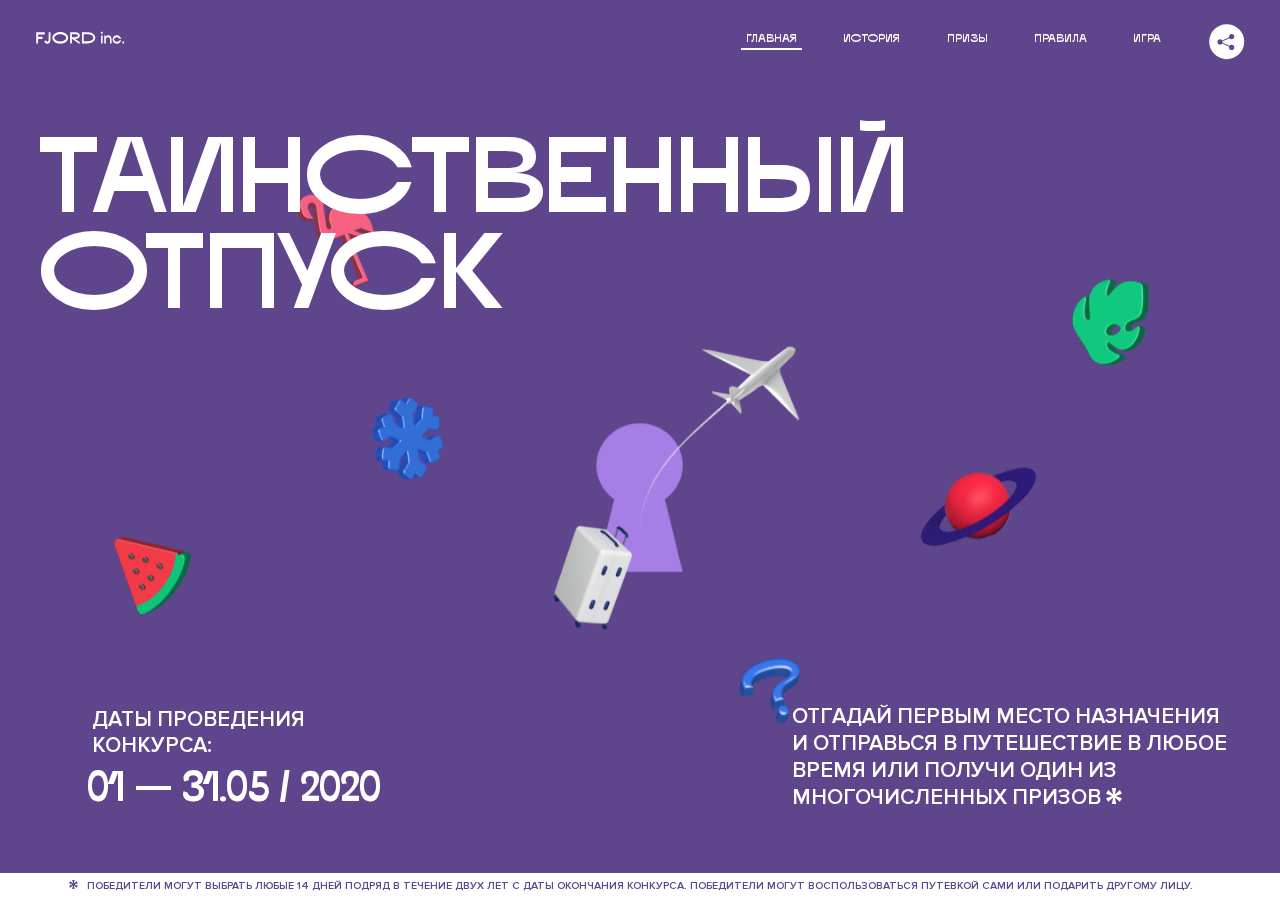
<file: 1/index.html>
<!DOCTYPE html>
<html lang="ru">
<head>
  <meta charset="UTF-8">
  <meta name="description" content="">
  <meta name="viewport" content="width=device-width, initial-scale=1.0">
  <meta http-equiv="X-UA-Compatible" content="ie=edge">
  <title>Mysterious Vacation</title>
  <link rel="stylesheet" href="css/style.min.css">
<link href="css/style.min.css" rel="stylesheet">  <base href="https://htmlacademy-animation.github.io/207753-magic-vacation-1/1/">
</head>
<body>

  <header class="page-header js-header">
    <div class="page-header__wrapper">
      <a href="#" class="page-header__logo" aria-label="Перейти на страницу FJORD.Inc">
        <svg width="100" height="15" viewBox="0 0 100 15" fill="none" xmlns="http://www.w3.org/2000/svg">
          <path d="M0.26 1.4V14H2.276V8.906H7.334V6.44H2.276V3.848H9.872V1.4H0.26ZM12.733 14.36C15.127 14.36 16.243 12.65 16.243 9.5V1.4H14.263V8.96C14.263 11.21 13.723 11.876 12.733 11.876C11.833 11.876 11.473 11.3 11.347 10.58L9.36702 10.94C9.63702 13.046 10.663 14.36 12.733 14.36ZM18.3918 7.7C18.3918 11.372 22.3878 14.36 27.3198 14.36C32.2518 14.36 36.2478 11.372 36.2478 7.7C36.2478 4.028 32.2518 1.04 27.3198 1.04C22.3878 1.04 18.3918 4.028 18.3918 7.7ZM20.6058 7.7C20.6058 5.378 23.6118 3.524 27.3198 3.524C30.9918 3.524 33.9798 5.378 33.9798 7.7C33.9798 10.004 30.9918 11.858 27.3198 11.858C23.6118 11.858 20.6058 10.004 20.6058 7.7ZM40.403 14V8.906H40.799L49.079 14.702V12.38L44.039 8.906H44.201C47.999 8.906 49.277 7.304 49.277 5.162C49.277 3.092 47.999 1.4 44.201 1.4H38.387V14H40.403ZM43.535 3.722C45.785 3.722 47.045 4.136 47.045 5.432C47.045 6.764 45.785 7.034 43.535 7.034H40.403V3.722H43.535ZM51.6936 1.382V14H57.8676C62.7456 14 66.7236 11.534 66.7236 7.7C66.7236 3.848 62.7456 1.382 57.8676 1.382H51.6936ZM53.7096 11.624V3.722H57.5436C61.5396 3.722 64.4916 5.018 64.4916 7.7C64.4916 10.238 61.5396 11.624 57.5436 11.624H53.7096ZM73.1832 14.018H74.9832V5H73.1832V14.018ZM72.9132 1.976C72.9132 2.57 73.3992 3.092 74.0832 3.092C74.7492 3.092 75.2352 2.57 75.2352 1.976C75.2352 1.382 74.7672 0.805999 74.0832 0.805999C73.3812 0.805999 72.9132 1.382 72.9132 1.976ZM76.7867 14H78.5687V9.104C78.7487 8.006 79.5947 6.962 81.0887 6.962C82.1147 6.962 83.2667 7.448 83.2667 9.554V14H85.0487V9.014C85.0487 6.152 83.2307 4.73 81.3587 4.73C79.9187 4.73 79.0727 5.558 78.5687 6.854V5H76.7867V14ZM90.9898 14.27C93.5098 14.27 95.3818 12.506 95.7238 10.328H94.0498C93.7258 11.3 92.6998 12.02 90.9898 12.02C88.8478 12.02 87.7678 10.922 87.7678 9.59C87.7678 8.24 88.8478 6.962 90.9898 6.962C92.7538 6.962 93.7978 7.844 94.0858 8.924H95.7418C95.4358 6.71 93.6178 4.73 90.9898 4.73C88.0918 4.73 86.1298 7.124 86.1298 9.59C86.1298 12.074 88.1278 14.27 90.9898 14.27ZM97.0693 12.938C97.0693 13.658 97.5553 14.144 98.2753 14.144C98.9953 14.144 99.4813 13.658 99.4813 12.938C99.4813 12.2 98.9953 11.714 98.2753 11.714C97.5553 11.714 97.0693 12.2 97.0693 12.938Z" fill="currentColor"></path>
        </svg>
      </a>
      <button class="page-header__toggler js-menu-toggler" type="button" aria-label="Управление мобильным меню"><span>Меню</span></button>
      <nav class="page-header__nav">
        <div class="page-header__menu js-menu" id="menu">
          <ul>
            <li>
              <a class="js-menu-link active" href="#top" data-href="top">главная</a>
            </li>
            <li>
              <a class="js-menu-link" href="#story" data-href="story">история</a>
            </li>
            <li>
              <a class="js-menu-link" href="#prizes" data-href="prizes">призы</a>
            </li>
            <li>
              <a class="js-menu-link" href="#rules" data-href="rules">правила</a>
            </li>
            <li>
              <a class="js-menu-link" href="#game" data-href="game">игра</a>
            </li>
          </ul>
        </div>
        <div class="page-header__social">
          <div class="social-block js-social-block">
            <button class="social-block__toggler" aria-label="Управлять блоком с социальными кнопками">
              <svg width="26" height="22" viewBox="0 0 27 22" fill="none" xmlns="http://www.w3.org/2000/svg">
                <path d="M19.6721 7.43664C21.6273 7.43664 23.213 5.85095 23.213 3.89566C23.213 1.94037 21.6273 0.354675 19.6721 0.354675C17.7168 0.354675 16.1311 1.94037 16.1311 3.89566C16.1311 4.19968 16.1728 4.49178 16.2458 4.77345L7.21751 8.95527C6.57519 8.05214 5.52303 7.46049 4.33078 7.46049C2.37549 7.46049 0.789795 9.04618 0.789795 11.0015C0.789795 12.9568 2.37549 14.5425 4.33078 14.5425C5.52303 14.5425 6.57668 13.9508 7.21751 13.0477L16.2458 17.2295C16.1743 17.5112 16.1311 17.8033 16.1311 18.1073C16.1311 20.0626 17.7168 21.6483 19.6721 21.6483C21.6273 21.6483 23.213 20.0626 23.213 18.1073C23.213 16.152 21.6273 14.5663 19.6721 14.5663C18.4798 14.5663 17.4262 15.158 16.7853 16.0611L7.75701 11.8793C7.82854 11.5976 7.87176 11.3055 7.87176 11.0015C7.87176 10.6974 7.83003 10.4053 7.75701 10.1237L16.7853 5.94186C17.4262 6.84499 18.4783 7.43664 19.6721 7.43664Z" fill="currentColor"></path>
              </svg>
            </button>
            <ul class="social-block__list">
              <li>
                <a class="social-block__link social-block__link--fb" href="#" aria-label="Мы на Facebook">
                  <svg width="8" height="17" viewBox="0 0 8 17" fill="none" xmlns="http://www.w3.org/2000/svg">
                    <path d="M4.24646 16.9899H1.09275L1.05793 8.49828H0V5.30707H1.05793V3.81124C1.05793 1.42084 2.57654 0 5.21735 0H7.41758V3.18585H5.30841C4.28262 3.18585 4.2478 3.48582 4.2478 4.24914V5.30707H7.42964L7.16716 8.49828H4.2478V16.9899H4.24646Z" fill="currentColor"></path>
                  </svg>
                </a>
              </li>
              <li>
                <a class="social-block__link social-block__link--insta" href="#" aria-label="Мы в Instagram">
                  <svg width="15" height="15" viewBox="0 0 15 15" fill="none" xmlns="http://www.w3.org/2000/svg">
                    <path d="M11.0197 0H4.19806C2.14246 0 0.471191 1.66993 0.471191 3.72285V10.5499C0.471191 12.6082 2.14112 14.2727 4.19806 14.2727H11.0197C13.0753 14.2727 14.7466 12.6082 14.7466 10.5499V3.72285C14.7466 1.67127 13.0753 0 11.0197 0ZM11.0197 12.4849H4.19806C3.13076 12.4849 2.26432 11.6158 2.26432 10.5512V3.72419C2.26432 2.65956 3.13076 1.79715 4.19806 1.79715H11.0197C12.087 1.79715 12.9535 2.6609 12.9535 3.72419V10.5512C12.9535 11.6145 12.087 12.4849 11.0197 12.4849Z" fill="currentColor"></path>
                    <path d="M7.60887 3.11084C5.38989 3.11084 3.58203 4.9187 3.58203 7.14036C3.58203 9.35532 5.38989 11.1645 7.60887 11.1645C9.83053 11.1645 11.6357 9.35666 11.6357 7.14036C11.6357 4.9187 9.83053 3.11084 7.60887 3.11084ZM7.60887 9.36871C6.37551 9.36871 5.37784 8.37372 5.37784 7.14036C5.37784 5.90699 6.37551 4.90665 7.60887 4.90665C8.83822 4.90665 9.84259 5.90833 9.84259 7.14036C9.84392 8.37238 8.83822 9.36871 7.60887 9.36871Z" fill="currentColor"></path>
                    <path d="M11.3573 2.35962C10.8256 2.35962 10.3931 2.79752 10.3931 3.32381C10.3931 3.85546 10.8256 4.29336 11.3573 4.29336C11.8862 4.29336 12.3215 3.85546 12.3215 3.32381C12.3215 2.79752 11.8862 2.35962 11.3573 2.35962Z" fill="currentColor"></path>
                  </svg>
                </a>
              </li>
              <li>
                <a class="social-block__link social-block__link--vk" href="#" aria-label="Мы ВКонтакте">
                  <svg width="17" height="10" viewBox="0 0 17 10" fill="none" xmlns="http://www.w3.org/2000/svg">
                    <path d="M14.1234 4.9002C14.1234 4.9002 16.3623 1.72708 16.5866 0.680242C16.6595 0.312285 16.4947 0.103188 16.1069 0.103188C16.1069 0.103188 14.8193 0.103188 14.168 0.103188C13.7235 0.103188 13.5587 0.293278 13.4235 0.579768C13.4235 0.579768 12.3724 2.82553 11.0969 4.24712C10.6861 4.70333 10.4781 4.84318 10.2511 4.84318C10.0646 4.84318 9.98625 4.6911 9.98625 4.27834V0.649016C9.98625 0.147997 9.92545 0.00135496 9.5066 0.00135496H6.39628C6.15578 0.00135496 6.0085 0.134417 6.0085 0.324506C6.0085 0.801084 6.73406 0.908351 6.73406 2.20231V4.87305C6.73406 5.40529 6.70569 5.61575 6.45303 5.61575C5.78016 5.61575 4.19528 3.30618 3.30623 0.678887C3.12923 0.145282 2.93737 0 2.43475 0H0.486409C0.205373 0 0 0.190085 0 0.476576C0 0.991172 0.60666 3.40801 2.99277 6.64358C4.59927 8.8201 6.70569 10 8.60269 10C9.76196 10 10.0416 9.80312 10.0416 9.31432V7.63883C10.0416 7.22607 10.2065 7.04956 10.4429 7.04956C10.7078 7.04956 11.1847 7.13238 12.2805 8.22268C13.5843 9.47862 13.6762 10 14.3896 10H16.5676C16.7919 10 17 9.89273 17 9.52342C17 9.02919 16.3623 8.15343 15.384 7.10659C14.9801 6.56755 14.3302 5.98914 14.1248 5.72301C13.8275 5.40801 13.9154 5.23014 14.1234 4.9002Z" fill="currentColor"></path>
                  </svg>
                </a>
              </li>
            </ul>
          </div>
        </div>
      </nav>
    </div>
  </header>

  <main class="page-content">

    <section class="animation-screen"></section>

    <section class="screen screen--hidden screen--intro js-scrollspy" id="top">
      <div class="screen__wrapper">
        <div class="intro">
          <h1 class="intro__title">Таинственный отпуск</h1>
          <div class="intro__content">
            <div class="intro__info">
              <p class="intro__label">Даты проведения конкурса:</p>
              <p class="intro__date">01 — 31.05 / 2020</p>
            </div>
            <div class="intro__message">
              <p>
                Отгадай первым место назначения и&nbsp;отправься в&nbsp;путешествие в&nbsp;любое время или получи один из многочисленных призов
                <svg width="16" height="16" viewBox="0 0 10 10" fill="none" xmlns="http://www.w3.org/2000/svg">
                  <path d="M0 6.35337L3.90271 4.99012L0 3.64663L1.34615 1.32374L4.44287 4.01073L3.67364 0H6.34615L5.57692 4.01073L8.65385 1.32374L10 3.64663L6.13405 4.99012L10 6.35337L8.65385 8.65651L5.57692 5.98927L6.34615 10H3.67364L4.44287 5.96952L1.34615 8.65651L0 6.35337Z" fill="currentColor"></path>
                </svg>
              </p>
            </div>
          </div>
        </div>
      </div>
      <div class="screen__footer js-footer">
        <button class="screen__footer-enlarge js-footer-toggler" type="button" aria-label="Показать сообщение">
          <svg width="10" height="10" viewBox="0 0 10 10" fill="none" xmlns="http://www.w3.org/2000/svg">
            <path d="M0 6.35337L3.90271 4.99012L0 3.64663L1.34615 1.32374L4.44287 4.01073L3.67364 0H6.34615L5.57692 4.01073L8.65385 1.32374L10 3.64663L6.13405 4.99012L10 6.35337L8.65385 8.65651L5.57692 5.98927L6.34615 10H3.67364L4.44287 5.96952L1.34615 8.65651L0 6.35337Z" fill="currentColor"></path>
          </svg>
        </button>
        <button class="screen__footer-collapse js-footer-toggler" type="button" aria-label="Скрыть сообщение">
          <svg width="13" height="13" viewBox="0 0 13 13" fill="none" xmlns="http://www.w3.org/2000/svg">
            <line x1="12.3536" y1="0.353553" x2="0.738349" y2="11.9688" stroke="currentColor"></line>
            <line x1="0.738319" y1="0.539925" x2="12.3535" y2="12.1551" stroke="currentColor"></line>
          </svg>
        </button>
        <div class="screen__footer-wrapper">
          <div class="screen__footer-announce">
            <p class="screen__footer-label">Даты проведения конкурса:</p>
            <p class="screen__footer-date">01 — 31.05 / 2020</p>
          </div>
          <div class="screen__footer-note">
            <p>
              <svg width="10" height="10" viewBox="0 0 10 10" fill="none" xmlns="http://www.w3.org/2000/svg">
                <path d="M0 6.35337L3.90271 4.99012L0 3.64663L1.34615 1.32374L4.44287 4.01073L3.67364 0H6.34615L5.57692 4.01073L8.65385 1.32374L10 3.64663L6.13405 4.99012L10 6.35337L8.65385 8.65651L5.57692 5.98927L6.34615 10H3.67364L4.44287 5.96952L1.34615 8.65651L0 6.35337Z" fill="currentColor"></path>
              </svg>
              <span>Победители могут выбрать любые 14 дней подряд в&nbsp;течение двух лет с&nbsp;даты окончания конкурса. Победители могут воспользоваться путевкой сами или подарить другому лицу.</span>
            </p>
          </div>
        </div>
      </div>
    </section>

    <section class="screen screen--hidden screen--story js-scrollspy" id="story">

      <div class="slider swiper-container js-slider">

        <div class="swiper-wrapper">

          <div class="slider__item swiper-slide">
            <h2 class="slider__item-title">История</h2>
            <p class="slider__item-text">Джеймс Таргет был основателем компании &laquo;Fjord Inc.&raquo;. С&nbsp;1965 года &laquo;Fjord Inc.&raquo; прославилась надёжными и&nbsp;удобными чемоданами и&nbsp;аксессуарами для туристов.</p>
          </div>

          <div class="slider__item swiper-slide">
            <p class="slider__item-text">Когда Джеймсу было 7&nbsp;лет, в&nbsp;их&nbsp;доме гостил дядюшка и&nbsp;развлекал детей рассказами о&nbsp;своей поездке в&nbsp;место, показавшееся малышу Таргету невероятным. Тогда Джеймс решил, что однажды посетит его, но&nbsp;не&nbsp;будет рассказывать о&nbsp;мечте, пока не&nbsp;осуществит.</p>
          </div>

          <div class="slider__item swiper-slide">
            <p class="slider__item-text">Джеймс Таргет стал увлеченным путешественником. Он&nbsp;посетил 5&nbsp;континентов, 126&nbsp;стран.</p>
          </div>

          <div class="slider__item swiper-slide">
            <p class="slider__item-text">Он&nbsp;сплавлялся по&nbsp;Амазонке и&nbsp;погружался в&nbsp;пещеры Франции, медитировал в&nbsp;горах Тибета и&nbsp;пожимал руку вождя племени Акугауа.</p>
          </div>

          <div class="slider__item swiper-slide">
            <p class="slider__item-text">Из&nbsp;своих поездок Джеймс Таргет привозил идеи, как сделать свои чемоданы &laquo;Fjord Inc.&raquo; удобными и&nbsp;приспособленными к&nbsp;разным дорожным условиям.</p>
          </div>

          <div class="slider__item swiper-slide">
            <p class="slider__item-text">Всё это время Джеймс не&nbsp;оставлял идею поездки своей мечты. Однако, как только он&nbsp;брался за&nbsp;планирование, возникали препятствия, не&nbsp;позволяющие отправиться туда.</p>
          </div>

          <div class="slider__item swiper-slide">
            <p class="slider__item-text">В&nbsp;возрасте 67&nbsp;лет Джеймс Таргет попал под лавину и&nbsp;погиб. В&nbsp;своём завещании он&nbsp;поручил отправить в&nbsp;заветное путешествие трёх смельчаков, единых с&nbsp;ним духом.</p>
          </div>

          <div class="slider__item swiper-slide">
            <p class="slider__item-text">Тех, кто сможет узнать таинственное место, задавая вопросы специально обученному ИИ&nbsp;&laquo;Соне&raquo;, ждет фантастическое путешествие.</p>
          </div>
        </div>
        <div class="slider__controls">
          <button class="slider__control slider__control--prev js-control-prev" type="button" aria-label="Показать предыдущую историю">
            <svg width="12" height="22" viewBox="0 0 12 22" fill="none" xmlns="http://www.w3.org/2000/svg">
              <path d="M11 1L1 11L11 21" stroke="currentColor" stroke-width="2" stroke-linejoin="round"></path>
            </svg>
          </button>
          <button class="slider__control slider__control--next js-control-next" type="button" aria-label="Показать следующую историю">
            <svg width="12" height="22" viewBox="0 0 12 22" fill="none" xmlns="http://www.w3.org/2000/svg">
              <path d="M1 1L11 11L1 21" stroke="currentColor" stroke-width="2" stroke-linejoin="round"></path>
            </svg>
          </button>
        </div>
        <div class="slider__pagination swiper-pagination"></div>
      </div>
    </section>

    <section class="screen screen--hidden screen--prizes js-scrollspy" id="prizes">
      <div class="screen__wrapper">
        <div class="prizes">
          <h2 class="prizes__title">ПРизы</h2>
          <div class="prizes__lead">
            <p>Найди ответ и&nbsp;получи один из&nbsp;призов:</p>
          </div>
          <ul class="prizes__list">
            <li class="prizes__item prizes__item--journeys">
              <div class="prizes__icon">
                <picture>
                  <source srcset="img/prize1-mob.svg" media="(orientation: portrait)">
                  <img src="img/prize1.svg" alt="">
                </picture>
              </div>
              <p class="prizes__desc">
                <b>3</b>
                <span>загадочных путешествия</span>
              </p>
            </li>
            <li class="prizes__item prizes__item--cases">
              <div class="prizes__icon">
                <picture>
                  <source srcset="img/prize2-mob.svg" media="(orientation: portrait)">
                  <img src="img/prize2.svg" alt="">
                </picture>
              </div>
              <p class="prizes__desc">
                <b>7</b>
                <span>надежных чемоданов</span>
              </p>
            </li>
            <li class="prizes__item prizes__item--codes">
              <div class="prizes__icon">
                <picture>
                  <source srcset="img/prize3-mob.svg" media="(orientation: portrait)">
                  <img src="img/prize3.svg" alt="">
                </picture>
              </div>
              <p class="prizes__desc">
                <b>900</b>
                <span>
                  промокодов на&nbsp;скидку 15%
                  <svg width="10" height="10" viewBox="0 0 10 10" fill="none" xmlns="http://www.w3.org/2000/svg">
                    <path d="M0 6.35337L3.90271 4.99012L0 3.64663L1.34615 1.32374L4.44287 4.01073L3.67364 0H6.34615L5.57692 4.01073L8.65385 1.32374L10 3.64663L6.13405 4.99012L10 6.35337L8.65385 8.65651L5.57692 5.98927L6.34615 10H3.67364L4.44287 5.96952L1.34615 8.65651L0 6.35337Z" fill="currentColor"></path>
                  </svg>
                </span>
              </p>
            </li>
          </ul>
        </div>
      </div>
      <div class="screen__footer js-footer">
        <button class="screen__footer-enlarge js-footer-toggler" type="button" aria-label="Показать сообщение">
          <svg width="10" height="10" viewBox="0 0 10 10" fill="none" xmlns="http://www.w3.org/2000/svg">
            <path d="M0 6.35337L3.90271 4.99012L0 3.64663L1.34615 1.32374L4.44287 4.01073L3.67364 0H6.34615L5.57692 4.01073L8.65385 1.32374L10 3.64663L6.13405 4.99012L10 6.35337L8.65385 8.65651L5.57692 5.98927L6.34615 10H3.67364L4.44287 5.96952L1.34615 8.65651L0 6.35337Z" fill="currentColor"></path>
          </svg>
        </button>
        <button class="screen__footer-collapse js-footer-toggler" type="button" aria-label="Скрыть сообщение">
          <svg width="13" height="13" viewBox="0 0 13 13" fill="none" xmlns="http://www.w3.org/2000/svg">
            <line x1="12.3536" y1="0.353553" x2="0.738349" y2="11.9688" stroke="currentColor"></line>
            <line x1="0.738319" y1="0.539925" x2="12.3535" y2="12.1551" stroke="currentColor"></line>
          </svg>
        </button>
        <div class="screen__footer-wrapper">
          <div class="screen__footer-announce">
            <p class="screen__footer-label">Даты проведения конкурса:</p>
            <p class="screen__footer-date">01 — 31.05 / 2020</p>
          </div>
          <div class="screen__footer-note">
            <p>
              <svg width="10" height="10" viewBox="0 0 10 10" fill="none" xmlns="http://www.w3.org/2000/svg">
                <path d="M0 6.35337L3.90271 4.99012L0 3.64663L1.34615 1.32374L4.44287 4.01073L3.67364 0H6.34615L5.57692 4.01073L8.65385 1.32374L10 3.64663L6.13405 4.99012L10 6.35337L8.65385 8.65651L5.57692 5.98927L6.34615 10H3.67364L4.44287 5.96952L1.34615 8.65651L0 6.35337Z" fill="currentColor"></path>
              </svg>
              <span>Скидка&nbsp;15% на&nbsp;единоразовое приобретение путёвки с&nbsp;1&nbsp;июня 2020 по&nbsp;31&nbsp;мая 2022&nbsp;года. Суммируется с&nbsp;другими акциями</span>
            </p>
          </div>
        </div>
      </div>
    </section>

    <section class="screen screen--hidden screen--rules js-scrollspy" id="rules">
      <div class="screen__wrapper">
        <div class="rules">
          <h2 class="rules__title">Правила</h2>
          <div class="rules__lead">
            <p>Для того чтобы получить наследство Джеймса Таргета, тебе нужно выведать у&nbsp;&laquo;Сони&raquo;, куда предстоит отправиться тебе в&nbsp;случае победы</p>
          </div>
          <ol class="rules__list">
            <li class="rules__item">
              <p>Тебе отводится <br>5&nbsp;минут</p>
            </li>
            <li class="rules__item">
              <p>Задавай любые вопросы в&nbsp;текстовом поле</p>
            </li>
            <li class="rules__item">
              <p>Нажимай кнопку &laquo;Узнать&raquo;, чтобы получить ответ</p>
            </li>
            <li class="rules__item">
              <p>&laquo;Соня&raquo; может отвечать только&nbsp;Да или Нет</p>
            </li>
          </ol>
          <a href="#game" class="rules__link btn">Погнали!</a>
        </div>
      </div>
      <div class="screen__disclaimer">
        <div class="disclaimer">
          <ul>
            <li>
              <a href="#">Правовая информация</a>
            </li>
            <li>
              <a href="#">Подробные правила</a>
            </li>
          </ul>
        </div>
      </div>
    </section>

    <section class="screen screen--hidden screen--game js-scrollspy" id="game">
      <div class="screen__wrapper">
        <div class="game">
          <div class="game__header">
            <h2 class="game__title">Игра</h2>
            <div class="game__counter">
              <span>05</span>:<span>00</span>
            </div>
          </div>
          <div class="game__body">
            <div class="chat">
              <div class="chat__body js-chat">
                <ul class="chat__list" id="messages"></ul>
              </div>
              <div class="chat__footer">
                <form action="#" method="post" class="form" id="message-form">
                  <label for="message-field" class="visually-hidden">Поле для ввода вопроса</label>
                  <input type="text" class="form__field" id="message-field">
                  <button class="form__button btn">
                    Узнать
                    <svg width="18" height="19" viewBox="0 0 18 19" fill="none" xmlns="http://www.w3.org/2000/svg">
                      <path stroke="currentColor" stroke-width="2" d="M9 19V1"></path>
                      <path d="M1 9l8-8 8 8" stroke="currentColor" stroke-width="2" stroke-linejoin="round"></path>
                    </svg>
                  </button>
                </form>
              </div>
            </div>
          </div>
          <!-- временные кнопки для показа результата -->
          <div class="game__buttons">
            <button class="game__button btn js-show-result" type="button" data-target="result">Положительный результат</button>
            <button class="game__button btn js-show-result" type="button" data-target="result2">Положительный результат - 2</button>
            <button class="game__button btn js-show-result" type="button" data-target="result3">Отрицательный результат</button>
          </div>
        </div>
      </div>
    </section>

    <section class="screen screen--hidden screen--result" id="result">
      <div class="screen__wrapper">
        <div class="result result--trip">
          <div class="result__image">
            <picture>
              <source srcset="img/result1-mob.png 1x, img/result1-mob@2x.png 2x" media="(max-width: 768px) and (orientation: portrait)">
              <img src="img/result1.png" srcset="img/result1@2x.png 2x" alt="">
            </picture>
          </div>
          <h2 class="result__title">
            <span class="visually-hidden">ПОбеда!</span>
            <svg xmlns="http://www.w3.org/2000/svg" viewBox="0 0 568.85 109.24">
              <path d="M16,24.44V92H2.6V8H75V92H61.52V24.44H16Z" transform="translate(-2.1 -1.5)" fill="none" stroke="currentColor"></path>
              <path d="M148.76,5.6c32.88,0,59.52,19.92,59.52,44.4s-26.64,44.4-59.52,44.4S89.24,74.48,89.24,50,115.88,5.6,148.76,5.6Zm0,72.12c24.48,0,44.4-12.36,44.4-27.72s-19.92-27.84-44.4-27.84C124,22.16,104,34.52,104,50S124,77.72,148.76,77.72Z" transform="translate(-2.1 -1.5)" fill="none" stroke="currentColor"></path>
              <path d="M287.36,8V24.44H236v14.4h25.32c25.44,0,34,11.16,34,26.52,0,15.6-8.52,26.64-34,26.64H222.56V8h64.8ZM256.88,76.52c15.12,0,23.52-2,23.52-11.52S272,54.44,256.88,54.44H236V76.52h20.88Z" transform="translate(-2.1 -1.5)" fill="none" stroke="currentColor"></path>
              <path d="M371.47,8V24.44H320.84V41.6h33.6V58h-33.6V75.56h50.64V92H307.4V8h64.08Z" transform="translate(-2.1 -1.5)" fill="none" stroke="currentColor"></path>
              <path d="M382.39,110.24V75.56h7.44c4.56-4.68,7.8-18.36,8.76-56L399,8h48.6V75.56h10v34.68H442.87V92H397v18.24H382.39Zm51.72-34.68V24.44H411.55v3.12c-0.48,22.44-3.24,37.68-7.2,48h29.76Z" transform="translate(-2.1 -1.5)" fill="none" stroke="currentColor"></path>
              <path d="M463.75,92l28-84h27.12l28.08,84H533.47l-7.8-23.52h-37.8L480.07,92H463.75Zm56.64-40L507,11.84,493.51,52h26.88Z" transform="translate(-2.1 -1.5)" fill="none" stroke="currentColor"></path>
              <path d="M554.12,70.4L555.55,2H569l1.44,68.4H554.12Zm8.28,6.36c4.8,0,8,3.24,8,8.16a8,8,0,1,1-16.08,0C554.35,80,557.59,76.76,562.39,76.76Z" transform="translate(-2.1 -1.5)" fill="none" stroke="currentColor"></path>
            </svg>
          </h2>
          <div class="result__text">
            <p>ты&nbsp;отправляешься в&nbsp;Арктику!</p>
          </div>
          <div class="result__form">
            <form action="#" method="post" class="form form--result">
              <label for="email-field" class="form__label">зарегистрируй результат</label>
              <input type="email" class="form__field" id="email-field" placeholder="e-mail для регистации результата и получения приза" required="">
              <button class="form__button btn">
                отправить
                <svg width="18" height="19" viewBox="0 0 18 19" fill="none" xmlns="http://www.w3.org/2000/svg">
                  <path stroke="currentColor" stroke-width="2" d="M9 19V1"></path>
                  <path d="M1 9l8-8 8 8" stroke="currentColor" stroke-width="2" stroke-linejoin="round"></path>
                </svg>
              </button>
            </form>
          </div>
        </div>
      </div>
    </section>

    <section class="screen screen--hidden screen--result" id="result2">
      <div class="screen__wrapper">
        <div class="result result--prize">
          <div class="result__image">
            <picture>
              <source srcset="img/result2-mob.png 1x, img/result2-mob@2x.png 2x" media="(max-width: 768px) and (orientation: portrait)">
              <img src="img/result2.png" srcset="img/result2@2x.png 2x" alt="">
            </picture>
          </div>
          <h2 class="result__title">
            <span class="visually-hidden">ПОбеда!</span>
            <svg xmlns="http://www.w3.org/2000/svg" viewBox="0 0 568.85 109.24">
              <path d="M16,24.44V92H2.6V8H75V92H61.52V24.44H16Z" transform="translate(-2.1 -1.5)" fill="none" stroke="currentColor"></path>
              <path d="M148.76,5.6c32.88,0,59.52,19.92,59.52,44.4s-26.64,44.4-59.52,44.4S89.24,74.48,89.24,50,115.88,5.6,148.76,5.6Zm0,72.12c24.48,0,44.4-12.36,44.4-27.72s-19.92-27.84-44.4-27.84C124,22.16,104,34.52,104,50S124,77.72,148.76,77.72Z" transform="translate(-2.1 -1.5)" fill="none" stroke="currentColor"></path>
              <path d="M287.36,8V24.44H236v14.4h25.32c25.44,0,34,11.16,34,26.52,0,15.6-8.52,26.64-34,26.64H222.56V8h64.8ZM256.88,76.52c15.12,0,23.52-2,23.52-11.52S272,54.44,256.88,54.44H236V76.52h20.88Z" transform="translate(-2.1 -1.5)" fill="none" stroke="currentColor"></path>
              <path d="M371.47,8V24.44H320.84V41.6h33.6V58h-33.6V75.56h50.64V92H307.4V8h64.08Z" transform="translate(-2.1 -1.5)" fill="none" stroke="currentColor"></path>
              <path d="M382.39,110.24V75.56h7.44c4.56-4.68,7.8-18.36,8.76-56L399,8h48.6V75.56h10v34.68H442.87V92H397v18.24H382.39Zm51.72-34.68V24.44H411.55v3.12c-0.48,22.44-3.24,37.68-7.2,48h29.76Z" transform="translate(-2.1 -1.5)" fill="none" stroke="currentColor"></path>
              <path d="M463.75,92l28-84h27.12l28.08,84H533.47l-7.8-23.52h-37.8L480.07,92H463.75Zm56.64-40L507,11.84,493.51,52h26.88Z" transform="translate(-2.1 -1.5)" fill="none" stroke="currentColor"></path>
              <path d="M554.12,70.4L555.55,2H569l1.44,68.4H554.12Zm8.28,6.36c4.8,0,8,3.24,8,8.16a8,8,0,1,1-16.08,0C554.35,80,557.59,76.76,562.39,76.76Z" transform="translate(-2.1 -1.5)" fill="none" stroke="currentColor"></path>
            </svg>
          </h2>
          <div class="result__text">
            <p>чемодан &laquo;Fjord&nbsp;Inc.&raquo;&nbsp;твой</p>
          </div>
          <div class="result__form">
            <form action="#" method="post" class="form form--result">
              <label for="email-field2" class="form__label">зарегистрируй результат</label>
              <input type="email" class="form__field" id="email-field2" placeholder="e-mail для регистации результата и получения приза" required="">
              <button class="form__button btn">
                отправить
                <svg width="18" height="19" viewBox="0 0 18 19" fill="none" xmlns="http://www.w3.org/2000/svg">
                  <path stroke="currentColor" stroke-width="2" d="M9 19V1"></path>
                  <path d="M1 9l8-8 8 8" stroke="currentColor" stroke-width="2" stroke-linejoin="round"></path>
                </svg>
              </button>
            </form>
          </div>
        </div>
      </div>
    </section>

    <section class="screen screen--hidden screen--result" id="result3">
      <div class="screen__wrapper">
        <div class="result result--negative">
          <div class="result__image">
            <picture>
              <source srcset="img/result3-mob.png 1x, img/result3-mob@2x.png 2x" media="(max-width: 768px) and (orientation: portrait)">
              <img src="img/result3.png" srcset="img/result3@2x.png 2x" alt="">
            </picture>
          </div>
          <h2 class="result__title">
            <span class="visually-hidden">Не угадал!</span>
            <svg xmlns="http://www.w3.org/2000/svg" viewBox="0 0 660.77 109.24">
              <path d="M2.66,92V8H16.1V42.2H53.3V8H66.74V92H53.3V58.64H16.1V92H2.66Z" transform="translate(-2.16 -1.5)" fill="none" stroke="currentColor"></path>
              <path d="M147.62,8V24.44H97V41.6h33.6V58H97V75.56h50.64V92H83.54V8h64.08Z" transform="translate(-2.16 -1.5)" fill="none" stroke="currentColor"></path>
              <path d="M199.22,8l20.52,42.36L235.34,8h16.44l-31,84H204.38l9.48-25.92L185.78,8h13.44Z" transform="translate(-2.16 -1.5)" fill="none" stroke="currentColor"></path>
              <path d="M273.74,24.44V92H260.3V8h50.16V24.44H273.74Z" transform="translate(-2.16 -1.5)" fill="none" stroke="currentColor"></path>
              <path d="M307.1,92l28-84h27.12l28.08,84H376.82L369,68.48h-37.8L323.42,92H307.1Zm56.64-40L350.3,11.84,336.86,52h26.88Z" transform="translate(-2.16 -1.5)" fill="none" stroke="currentColor"></path>
              <path d="M396.38,110.24V75.56h7.44c4.56-4.68,7.8-18.36,8.76-56L412.94,8h48.6V75.56h10v34.68H456.86V92H411v18.24H396.38ZM448.1,75.56V24.44H425.54v3.12c-0.48,22.44-3.24,37.68-7.2,48H448.1Z" transform="translate(-2.16 -1.5)" fill="none" stroke="currentColor"></path>
              <path d="M477.74,92l28-84h27.12L560.9,92H547.46l-7.8-23.52h-37.8L494.06,92H477.74Zm56.64-40-13.44-40.2L507.5,52h26.88Z" transform="translate(-2.16 -1.5)" fill="none" stroke="currentColor"></path>
              <path d="M568.7,76.88a13.77,13.77,0,0,0,5,1c6.6,0,10.44-6.24,12-58.32L586.22,8h46.2V92H619V24.44H598.82l-0.12,3.12C597.14,81,589,94.4,573.74,94.4a28.55,28.55,0,0,1-6.72-.84Z" transform="translate(-2.16 -1.5)" fill="none" stroke="currentColor"></path>
              <path d="M646.1,70.4L647.54,2H661l1.44,68.4H646.1Zm8.28,6.36c4.8,0,8,3.24,8,8.16a8,8,0,0,1-16.08,0C646.34,80,649.58,76.76,654.38,76.76Z" transform="translate(-2.16 -1.5)" fill="none" stroke="currentColor"></path>
            </svg>
          </h2>
          <button class="result__button js-play" type="button">
            не сдавайся!
            <span>
              <svg width="27" height="22" viewBox="0 0 27 22" fill="none" xmlns="http://www.w3.org/2000/svg">
                <path d="M10.6899 1.47998C5.42992 1.47998 1.16992 5.73998 1.16992 11C1.16992 16.26 5.42992 20.52 10.6899 20.52C15.9499 20.52 20.2099 16.26 20.2099 11V7.13998" stroke="currentColor" stroke-width="2" stroke-miterlimit="10"></path>
                <path d="M15.1099 12.5099L20.1499 7.13989L25.3099 12.6299" stroke="currentColor" stroke-width="2" stroke-miterlimit="10" stroke-linejoin="round"></path>
              </svg>
            </span>
          </button>
        </div>
      </div>
    </section>

  </main>

<script src="js/script.js"></script></body>
</html>
</file>
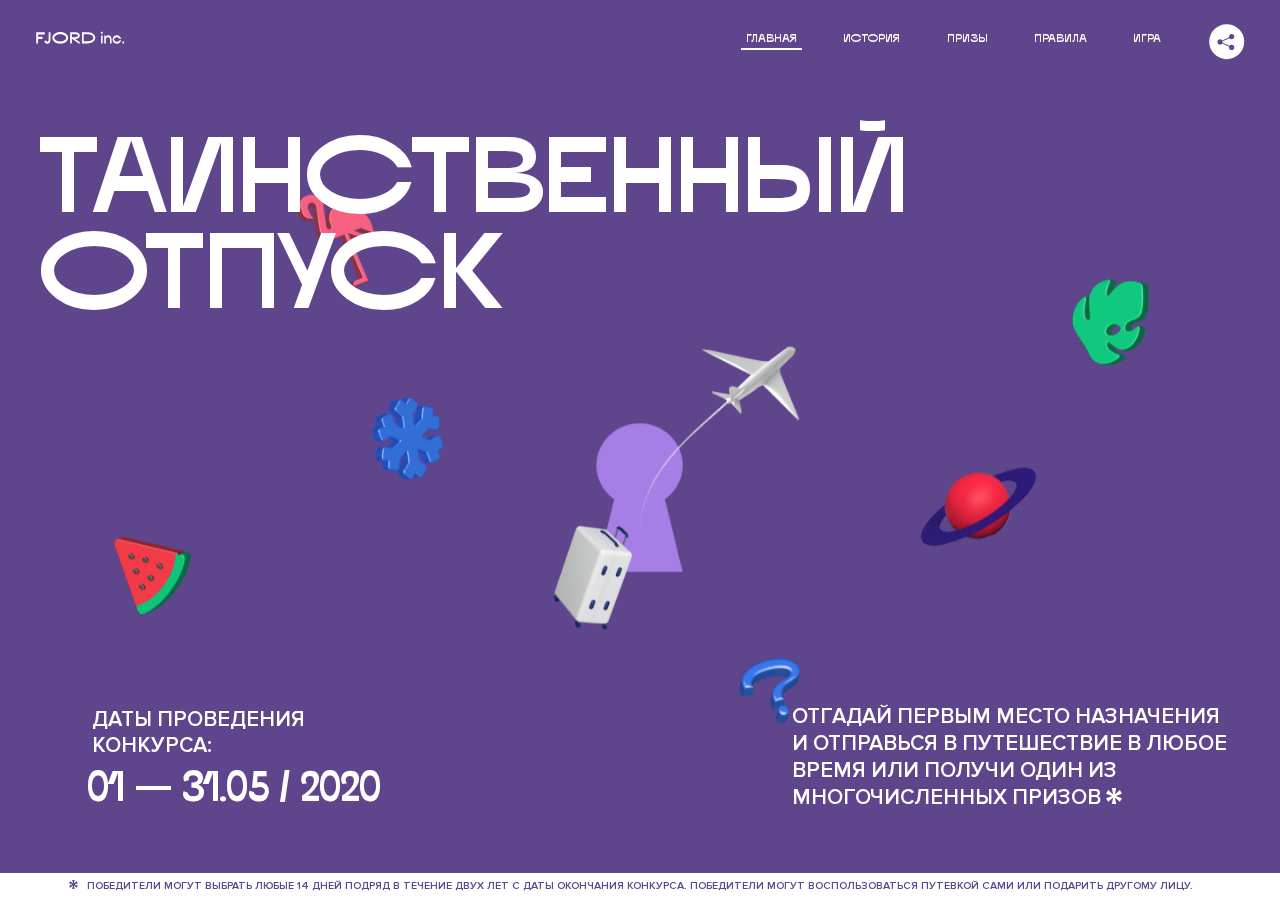
<file: 2/index.html>
<!DOCTYPE html>
<html lang="ru">
<head>
  <meta charset="UTF-8">
  <meta name="description" content="">
  <meta name="viewport" content="width=device-width, initial-scale=1.0">
  <meta http-equiv="X-UA-Compatible" content="ie=edge">
  <title>Mysterious Vacation</title>
  <link rel="stylesheet" href="css/style.min.css">
<link href="css/style.min.css" rel="stylesheet">  <base href="https://htmlacademy-animation.github.io/207753-magic-vacation-1/2/">
</head>
<body>

  <header class="page-header js-header">
    <div class="page-header__wrapper">
      <a href="#" class="page-header__logo" aria-label="Перейти на страницу FJORD.Inc">
        <svg width="100" height="15" viewBox="0 0 100 15" fill="none" xmlns="http://www.w3.org/2000/svg">
          <path d="M0.26 1.4V14H2.276V8.906H7.334V6.44H2.276V3.848H9.872V1.4H0.26ZM12.733 14.36C15.127 14.36 16.243 12.65 16.243 9.5V1.4H14.263V8.96C14.263 11.21 13.723 11.876 12.733 11.876C11.833 11.876 11.473 11.3 11.347 10.58L9.36702 10.94C9.63702 13.046 10.663 14.36 12.733 14.36ZM18.3918 7.7C18.3918 11.372 22.3878 14.36 27.3198 14.36C32.2518 14.36 36.2478 11.372 36.2478 7.7C36.2478 4.028 32.2518 1.04 27.3198 1.04C22.3878 1.04 18.3918 4.028 18.3918 7.7ZM20.6058 7.7C20.6058 5.378 23.6118 3.524 27.3198 3.524C30.9918 3.524 33.9798 5.378 33.9798 7.7C33.9798 10.004 30.9918 11.858 27.3198 11.858C23.6118 11.858 20.6058 10.004 20.6058 7.7ZM40.403 14V8.906H40.799L49.079 14.702V12.38L44.039 8.906H44.201C47.999 8.906 49.277 7.304 49.277 5.162C49.277 3.092 47.999 1.4 44.201 1.4H38.387V14H40.403ZM43.535 3.722C45.785 3.722 47.045 4.136 47.045 5.432C47.045 6.764 45.785 7.034 43.535 7.034H40.403V3.722H43.535ZM51.6936 1.382V14H57.8676C62.7456 14 66.7236 11.534 66.7236 7.7C66.7236 3.848 62.7456 1.382 57.8676 1.382H51.6936ZM53.7096 11.624V3.722H57.5436C61.5396 3.722 64.4916 5.018 64.4916 7.7C64.4916 10.238 61.5396 11.624 57.5436 11.624H53.7096ZM73.1832 14.018H74.9832V5H73.1832V14.018ZM72.9132 1.976C72.9132 2.57 73.3992 3.092 74.0832 3.092C74.7492 3.092 75.2352 2.57 75.2352 1.976C75.2352 1.382 74.7672 0.805999 74.0832 0.805999C73.3812 0.805999 72.9132 1.382 72.9132 1.976ZM76.7867 14H78.5687V9.104C78.7487 8.006 79.5947 6.962 81.0887 6.962C82.1147 6.962 83.2667 7.448 83.2667 9.554V14H85.0487V9.014C85.0487 6.152 83.2307 4.73 81.3587 4.73C79.9187 4.73 79.0727 5.558 78.5687 6.854V5H76.7867V14ZM90.9898 14.27C93.5098 14.27 95.3818 12.506 95.7238 10.328H94.0498C93.7258 11.3 92.6998 12.02 90.9898 12.02C88.8478 12.02 87.7678 10.922 87.7678 9.59C87.7678 8.24 88.8478 6.962 90.9898 6.962C92.7538 6.962 93.7978 7.844 94.0858 8.924H95.7418C95.4358 6.71 93.6178 4.73 90.9898 4.73C88.0918 4.73 86.1298 7.124 86.1298 9.59C86.1298 12.074 88.1278 14.27 90.9898 14.27ZM97.0693 12.938C97.0693 13.658 97.5553 14.144 98.2753 14.144C98.9953 14.144 99.4813 13.658 99.4813 12.938C99.4813 12.2 98.9953 11.714 98.2753 11.714C97.5553 11.714 97.0693 12.2 97.0693 12.938Z" fill="currentColor"></path>
        </svg>
      </a>
      <button class="page-header__toggler js-menu-toggler" type="button" aria-label="Управление мобильным меню"><span>Меню</span></button>
      <nav class="page-header__nav">
        <div class="page-header__menu js-menu" id="menu">
          <ul>
            <li>
              <a class="js-menu-link active" href="#top" data-href="top">главная</a>
            </li>
            <li>
              <a class="js-menu-link" href="#story" data-href="story">история</a>
            </li>
            <li>
              <a class="js-menu-link" href="#prizes" data-href="prizes">призы</a>
            </li>
            <li>
              <a class="js-menu-link" href="#rules" data-href="rules">правила</a>
            </li>
            <li>
              <a class="js-menu-link" href="#game" data-href="game">игра</a>
            </li>
          </ul>
        </div>
        <div class="page-header__social">
          <div class="social-block js-social-block">
            <button class="social-block__toggler" aria-label="Управлять блоком с социальными кнопками">
              <svg width="26" height="22" viewBox="0 0 27 22" fill="none" xmlns="http://www.w3.org/2000/svg">
                <path d="M19.6721 7.43664C21.6273 7.43664 23.213 5.85095 23.213 3.89566C23.213 1.94037 21.6273 0.354675 19.6721 0.354675C17.7168 0.354675 16.1311 1.94037 16.1311 3.89566C16.1311 4.19968 16.1728 4.49178 16.2458 4.77345L7.21751 8.95527C6.57519 8.05214 5.52303 7.46049 4.33078 7.46049C2.37549 7.46049 0.789795 9.04618 0.789795 11.0015C0.789795 12.9568 2.37549 14.5425 4.33078 14.5425C5.52303 14.5425 6.57668 13.9508 7.21751 13.0477L16.2458 17.2295C16.1743 17.5112 16.1311 17.8033 16.1311 18.1073C16.1311 20.0626 17.7168 21.6483 19.6721 21.6483C21.6273 21.6483 23.213 20.0626 23.213 18.1073C23.213 16.152 21.6273 14.5663 19.6721 14.5663C18.4798 14.5663 17.4262 15.158 16.7853 16.0611L7.75701 11.8793C7.82854 11.5976 7.87176 11.3055 7.87176 11.0015C7.87176 10.6974 7.83003 10.4053 7.75701 10.1237L16.7853 5.94186C17.4262 6.84499 18.4783 7.43664 19.6721 7.43664Z" fill="currentColor"></path>
              </svg>
            </button>
            <ul class="social-block__list">
              <li>
                <a class="social-block__link social-block__link--fb" href="#" aria-label="Мы на Facebook">
                  <svg width="8" height="17" viewBox="0 0 8 17" fill="none" xmlns="http://www.w3.org/2000/svg">
                    <path d="M4.24646 16.9899H1.09275L1.05793 8.49828H0V5.30707H1.05793V3.81124C1.05793 1.42084 2.57654 0 5.21735 0H7.41758V3.18585H5.30841C4.28262 3.18585 4.2478 3.48582 4.2478 4.24914V5.30707H7.42964L7.16716 8.49828H4.2478V16.9899H4.24646Z" fill="currentColor"></path>
                  </svg>
                </a>
              </li>
              <li>
                <a class="social-block__link social-block__link--insta" href="#" aria-label="Мы в Instagram">
                  <svg width="15" height="15" viewBox="0 0 15 15" fill="none" xmlns="http://www.w3.org/2000/svg">
                    <path d="M11.0197 0H4.19806C2.14246 0 0.471191 1.66993 0.471191 3.72285V10.5499C0.471191 12.6082 2.14112 14.2727 4.19806 14.2727H11.0197C13.0753 14.2727 14.7466 12.6082 14.7466 10.5499V3.72285C14.7466 1.67127 13.0753 0 11.0197 0ZM11.0197 12.4849H4.19806C3.13076 12.4849 2.26432 11.6158 2.26432 10.5512V3.72419C2.26432 2.65956 3.13076 1.79715 4.19806 1.79715H11.0197C12.087 1.79715 12.9535 2.6609 12.9535 3.72419V10.5512C12.9535 11.6145 12.087 12.4849 11.0197 12.4849Z" fill="currentColor"></path>
                    <path d="M7.60887 3.11084C5.38989 3.11084 3.58203 4.9187 3.58203 7.14036C3.58203 9.35532 5.38989 11.1645 7.60887 11.1645C9.83053 11.1645 11.6357 9.35666 11.6357 7.14036C11.6357 4.9187 9.83053 3.11084 7.60887 3.11084ZM7.60887 9.36871C6.37551 9.36871 5.37784 8.37372 5.37784 7.14036C5.37784 5.90699 6.37551 4.90665 7.60887 4.90665C8.83822 4.90665 9.84259 5.90833 9.84259 7.14036C9.84392 8.37238 8.83822 9.36871 7.60887 9.36871Z" fill="currentColor"></path>
                    <path d="M11.3573 2.35962C10.8256 2.35962 10.3931 2.79752 10.3931 3.32381C10.3931 3.85546 10.8256 4.29336 11.3573 4.29336C11.8862 4.29336 12.3215 3.85546 12.3215 3.32381C12.3215 2.79752 11.8862 2.35962 11.3573 2.35962Z" fill="currentColor"></path>
                  </svg>
                </a>
              </li>
              <li>
                <a class="social-block__link social-block__link--vk" href="#" aria-label="Мы ВКонтакте">
                  <svg width="17" height="10" viewBox="0 0 17 10" fill="none" xmlns="http://www.w3.org/2000/svg">
                    <path d="M14.1234 4.9002C14.1234 4.9002 16.3623 1.72708 16.5866 0.680242C16.6595 0.312285 16.4947 0.103188 16.1069 0.103188C16.1069 0.103188 14.8193 0.103188 14.168 0.103188C13.7235 0.103188 13.5587 0.293278 13.4235 0.579768C13.4235 0.579768 12.3724 2.82553 11.0969 4.24712C10.6861 4.70333 10.4781 4.84318 10.2511 4.84318C10.0646 4.84318 9.98625 4.6911 9.98625 4.27834V0.649016C9.98625 0.147997 9.92545 0.00135496 9.5066 0.00135496H6.39628C6.15578 0.00135496 6.0085 0.134417 6.0085 0.324506C6.0085 0.801084 6.73406 0.908351 6.73406 2.20231V4.87305C6.73406 5.40529 6.70569 5.61575 6.45303 5.61575C5.78016 5.61575 4.19528 3.30618 3.30623 0.678887C3.12923 0.145282 2.93737 0 2.43475 0H0.486409C0.205373 0 0 0.190085 0 0.476576C0 0.991172 0.60666 3.40801 2.99277 6.64358C4.59927 8.8201 6.70569 10 8.60269 10C9.76196 10 10.0416 9.80312 10.0416 9.31432V7.63883C10.0416 7.22607 10.2065 7.04956 10.4429 7.04956C10.7078 7.04956 11.1847 7.13238 12.2805 8.22268C13.5843 9.47862 13.6762 10 14.3896 10H16.5676C16.7919 10 17 9.89273 17 9.52342C17 9.02919 16.3623 8.15343 15.384 7.10659C14.9801 6.56755 14.3302 5.98914 14.1248 5.72301C13.8275 5.40801 13.9154 5.23014 14.1234 4.9002Z" fill="currentColor"></path>
                  </svg>
                </a>
              </li>
            </ul>
          </div>
        </div>
      </nav>
    </div>
  </header>

  <main class="page-content">

    <section class="animation-screen"></section>

    <section class="screen screen--hidden screen--intro js-scrollspy" id="top">
      <div class="screen__wrapper">
        <div class="intro">
          <h1 class="intro__title">Таинственный отпуск</h1>
          <div class="intro__content">
            <div class="intro__info">
              <p class="intro__label">Даты проведения конкурса:</p>
              <p class="intro__date">01 — 31.05 / 2020</p>
            </div>
            <div class="intro__message">
              <p>
                Отгадай первым место назначения и&nbsp;отправься в&nbsp;путешествие в&nbsp;любое время или получи один из многочисленных призов
                <svg width="16" height="16" viewBox="0 0 10 10" fill="none" xmlns="http://www.w3.org/2000/svg">
                  <path d="M0 6.35337L3.90271 4.99012L0 3.64663L1.34615 1.32374L4.44287 4.01073L3.67364 0H6.34615L5.57692 4.01073L8.65385 1.32374L10 3.64663L6.13405 4.99012L10 6.35337L8.65385 8.65651L5.57692 5.98927L6.34615 10H3.67364L4.44287 5.96952L1.34615 8.65651L0 6.35337Z" fill="currentColor"></path>
                </svg>
              </p>
            </div>
          </div>
        </div>
      </div>
      <div class="screen__footer js-footer">
        <button class="screen__footer-enlarge js-footer-toggler" type="button" aria-label="Показать сообщение">
          <svg width="10" height="10" viewBox="0 0 10 10" fill="none" xmlns="http://www.w3.org/2000/svg">
            <path d="M0 6.35337L3.90271 4.99012L0 3.64663L1.34615 1.32374L4.44287 4.01073L3.67364 0H6.34615L5.57692 4.01073L8.65385 1.32374L10 3.64663L6.13405 4.99012L10 6.35337L8.65385 8.65651L5.57692 5.98927L6.34615 10H3.67364L4.44287 5.96952L1.34615 8.65651L0 6.35337Z" fill="currentColor"></path>
          </svg>
        </button>
        <button class="screen__footer-collapse js-footer-toggler" type="button" aria-label="Скрыть сообщение">
          <svg width="13" height="13" viewBox="0 0 13 13" fill="none" xmlns="http://www.w3.org/2000/svg">
            <line x1="12.3536" y1="0.353553" x2="0.738349" y2="11.9688" stroke="currentColor"></line>
            <line x1="0.738319" y1="0.539925" x2="12.3535" y2="12.1551" stroke="currentColor"></line>
          </svg>
        </button>
        <div class="screen__footer-wrapper">
          <div class="screen__footer-announce">
            <p class="screen__footer-label">Даты проведения конкурса:</p>
            <p class="screen__footer-date">01 — 31.05 / 2020</p>
          </div>
          <div class="screen__footer-note">
            <p>
              <svg width="10" height="10" viewBox="0 0 10 10" fill="none" xmlns="http://www.w3.org/2000/svg">
                <path d="M0 6.35337L3.90271 4.99012L0 3.64663L1.34615 1.32374L4.44287 4.01073L3.67364 0H6.34615L5.57692 4.01073L8.65385 1.32374L10 3.64663L6.13405 4.99012L10 6.35337L8.65385 8.65651L5.57692 5.98927L6.34615 10H3.67364L4.44287 5.96952L1.34615 8.65651L0 6.35337Z" fill="currentColor"></path>
              </svg>
              <span>Победители могут выбрать любые 14 дней подряд в&nbsp;течение двух лет с&nbsp;даты окончания конкурса. Победители могут воспользоваться путевкой сами или подарить другому лицу.</span>
            </p>
          </div>
        </div>
      </div>
    </section>

    <section class="screen screen--hidden screen--story js-scrollspy" id="story">

      <div class="slider swiper-container js-slider">

        <div class="swiper-wrapper">

          <div class="slider__item swiper-slide">
            <h2 class="slider__item-title">История</h2>
            <p class="slider__item-text">Джеймс Таргет был основателем компании &laquo;Fjord Inc.&raquo;. С&nbsp;1965 года &laquo;Fjord Inc.&raquo; прославилась надёжными и&nbsp;удобными чемоданами и&nbsp;аксессуарами для туристов.</p>
          </div>

          <div class="slider__item swiper-slide">
            <p class="slider__item-text">Когда Джеймсу было 7&nbsp;лет, в&nbsp;их&nbsp;доме гостил дядюшка и&nbsp;развлекал детей рассказами о&nbsp;своей поездке в&nbsp;место, показавшееся малышу Таргету невероятным. Тогда Джеймс решил, что однажды посетит его, но&nbsp;не&nbsp;будет рассказывать о&nbsp;мечте, пока не&nbsp;осуществит.</p>
          </div>

          <div class="slider__item swiper-slide">
            <p class="slider__item-text">Джеймс Таргет стал увлеченным путешественником. Он&nbsp;посетил 5&nbsp;континентов, 126&nbsp;стран.</p>
          </div>

          <div class="slider__item swiper-slide">
            <p class="slider__item-text">Он&nbsp;сплавлялся по&nbsp;Амазонке и&nbsp;погружался в&nbsp;пещеры Франции, медитировал в&nbsp;горах Тибета и&nbsp;пожимал руку вождя племени Акугауа.</p>
          </div>

          <div class="slider__item swiper-slide">
            <p class="slider__item-text">Из&nbsp;своих поездок Джеймс Таргет привозил идеи, как сделать свои чемоданы &laquo;Fjord Inc.&raquo; удобными и&nbsp;приспособленными к&nbsp;разным дорожным условиям.</p>
          </div>

          <div class="slider__item swiper-slide">
            <p class="slider__item-text">Всё это время Джеймс не&nbsp;оставлял идею поездки своей мечты. Однако, как только он&nbsp;брался за&nbsp;планирование, возникали препятствия, не&nbsp;позволяющие отправиться туда.</p>
          </div>

          <div class="slider__item swiper-slide">
            <p class="slider__item-text">В&nbsp;возрасте 67&nbsp;лет Джеймс Таргет попал под лавину и&nbsp;погиб. В&nbsp;своём завещании он&nbsp;поручил отправить в&nbsp;заветное путешествие трёх смельчаков, единых с&nbsp;ним духом.</p>
          </div>

          <div class="slider__item swiper-slide">
            <p class="slider__item-text">Тех, кто сможет узнать таинственное место, задавая вопросы специально обученному ИИ&nbsp;&laquo;Соне&raquo;, ждет фантастическое путешествие.</p>
          </div>
        </div>
        <div class="slider__controls">
          <button class="slider__control slider__control--prev js-control-prev" type="button" aria-label="Показать предыдущую историю">
            <svg width="12" height="22" viewBox="0 0 12 22" fill="none" xmlns="http://www.w3.org/2000/svg">
              <path d="M11 1L1 11L11 21" stroke="currentColor" stroke-width="2" stroke-linejoin="round"></path>
            </svg>
          </button>
          <button class="slider__control slider__control--next js-control-next" type="button" aria-label="Показать следующую историю">
            <svg width="12" height="22" viewBox="0 0 12 22" fill="none" xmlns="http://www.w3.org/2000/svg">
              <path d="M1 1L11 11L1 21" stroke="currentColor" stroke-width="2" stroke-linejoin="round"></path>
            </svg>
          </button>
        </div>
        <div class="slider__pagination swiper-pagination"></div>
      </div>
    </section>

    <section class="screen screen--hidden screen--prizes js-scrollspy" id="prizes">
      <div class="screen__wrapper">
        <div class="prizes">
          <h2 class="prizes__title">ПРизы</h2>
          <div class="prizes__lead">
            <p>Найди ответ и&nbsp;получи один из&nbsp;призов:</p>
          </div>
          <ul class="prizes__list">
            <li class="prizes__item prizes__item--journeys">
              <div class="prizes__icon">
                <picture>
                  <source srcset="img/prize1-mob.svg" media="(orientation: portrait)">
                  <img src="img/prize1.svg" alt="">
                </picture>
              </div>
              <p class="prizes__desc">
                <b>3</b>
                <span>загадочных путешествия</span>
              </p>
            </li>
            <li class="prizes__item prizes__item--cases">
              <div class="prizes__icon">
                <picture>
                  <source srcset="img/prize2-mob.svg" media="(orientation: portrait)">
                  <img src="img/prize2.svg" alt="">
                </picture>
              </div>
              <p class="prizes__desc">
                <b>7</b>
                <span>надежных чемоданов</span>
              </p>
            </li>
            <li class="prizes__item prizes__item--codes">
              <div class="prizes__icon">
                <picture>
                  <source srcset="img/prize3-mob.svg" media="(orientation: portrait)">
                  <img src="img/prize3.svg" alt="">
                </picture>
              </div>
              <p class="prizes__desc">
                <b>900</b>
                <span>
                  промокодов на&nbsp;скидку 15%
                  <svg width="10" height="10" viewBox="0 0 10 10" fill="none" xmlns="http://www.w3.org/2000/svg">
                    <path d="M0 6.35337L3.90271 4.99012L0 3.64663L1.34615 1.32374L4.44287 4.01073L3.67364 0H6.34615L5.57692 4.01073L8.65385 1.32374L10 3.64663L6.13405 4.99012L10 6.35337L8.65385 8.65651L5.57692 5.98927L6.34615 10H3.67364L4.44287 5.96952L1.34615 8.65651L0 6.35337Z" fill="currentColor"></path>
                  </svg>
                </span>
              </p>
            </li>
          </ul>
        </div>
      </div>
      <div class="screen__footer js-footer">
        <button class="screen__footer-enlarge js-footer-toggler" type="button" aria-label="Показать сообщение">
          <svg width="10" height="10" viewBox="0 0 10 10" fill="none" xmlns="http://www.w3.org/2000/svg">
            <path d="M0 6.35337L3.90271 4.99012L0 3.64663L1.34615 1.32374L4.44287 4.01073L3.67364 0H6.34615L5.57692 4.01073L8.65385 1.32374L10 3.64663L6.13405 4.99012L10 6.35337L8.65385 8.65651L5.57692 5.98927L6.34615 10H3.67364L4.44287 5.96952L1.34615 8.65651L0 6.35337Z" fill="currentColor"></path>
          </svg>
        </button>
        <button class="screen__footer-collapse js-footer-toggler" type="button" aria-label="Скрыть сообщение">
          <svg width="13" height="13" viewBox="0 0 13 13" fill="none" xmlns="http://www.w3.org/2000/svg">
            <line x1="12.3536" y1="0.353553" x2="0.738349" y2="11.9688" stroke="currentColor"></line>
            <line x1="0.738319" y1="0.539925" x2="12.3535" y2="12.1551" stroke="currentColor"></line>
          </svg>
        </button>
        <div class="screen__footer-wrapper">
          <div class="screen__footer-announce">
            <p class="screen__footer-label">Даты проведения конкурса:</p>
            <p class="screen__footer-date">01 — 31.05 / 2020</p>
          </div>
          <div class="screen__footer-note">
            <p>
              <svg width="10" height="10" viewBox="0 0 10 10" fill="none" xmlns="http://www.w3.org/2000/svg">
                <path d="M0 6.35337L3.90271 4.99012L0 3.64663L1.34615 1.32374L4.44287 4.01073L3.67364 0H6.34615L5.57692 4.01073L8.65385 1.32374L10 3.64663L6.13405 4.99012L10 6.35337L8.65385 8.65651L5.57692 5.98927L6.34615 10H3.67364L4.44287 5.96952L1.34615 8.65651L0 6.35337Z" fill="currentColor"></path>
              </svg>
              <span>Скидка&nbsp;15% на&nbsp;единоразовое приобретение путёвки с&nbsp;1&nbsp;июня 2020 по&nbsp;31&nbsp;мая 2022&nbsp;года. Суммируется с&nbsp;другими акциями</span>
            </p>
          </div>
        </div>
      </div>
    </section>

    <section class="screen screen--hidden screen--rules js-scrollspy" id="rules">
      <div class="screen__wrapper">
        <div class="rules">
          <h2 class="rules__title">Правила</h2>
          <div class="rules__lead">
            <p>Для того чтобы получить наследство Джеймса Таргета, тебе нужно выведать у&nbsp;&laquo;Сони&raquo;, куда предстоит отправиться тебе в&nbsp;случае победы</p>
          </div>
          <ol class="rules__list">
            <li class="rules__item">
              <p>Тебе отводится <br>5&nbsp;минут</p>
            </li>
            <li class="rules__item">
              <p>Задавай любые вопросы в&nbsp;текстовом поле</p>
            </li>
            <li class="rules__item">
              <p>Нажимай кнопку &laquo;Узнать&raquo;, чтобы получить ответ</p>
            </li>
            <li class="rules__item">
              <p>&laquo;Соня&raquo; может отвечать только&nbsp;Да или Нет</p>
            </li>
          </ol>
          <a href="#game" class="rules__link btn">Погнали!</a>
        </div>
      </div>
      <div class="screen__disclaimer">
        <div class="disclaimer">
          <ul>
            <li>
              <a href="#">Правовая информация</a>
            </li>
            <li>
              <a href="#">Подробные правила</a>
            </li>
          </ul>
        </div>
      </div>
    </section>

    <section class="screen screen--hidden screen--game js-scrollspy" id="game">
      <div class="screen__wrapper">
        <div class="game">
          <div class="game__header">
            <h2 class="game__title">Игра</h2>
            <div class="game__counter">
              <span>05</span>:<span>00</span>
            </div>
          </div>
          <div class="game__body">
            <div class="chat">
              <div class="chat__body js-chat">
                <ul class="chat__list" id="messages"></ul>
              </div>
              <div class="chat__footer">
                <form action="#" method="post" class="form" id="message-form">
                  <label for="message-field" class="visually-hidden">Поле для ввода вопроса</label>
                  <input type="text" class="form__field" id="message-field">
                  <button class="form__button btn">
                    Узнать
                    <svg width="18" height="19" viewBox="0 0 18 19" fill="none" xmlns="http://www.w3.org/2000/svg">
                      <path stroke="currentColor" stroke-width="2" d="M9 19V1"></path>
                      <path d="M1 9l8-8 8 8" stroke="currentColor" stroke-width="2" stroke-linejoin="round"></path>
                    </svg>
                  </button>
                </form>
              </div>
            </div>
          </div>
          <!-- временные кнопки для показа результата -->
          <div class="game__buttons">
            <button class="game__button btn js-show-result" type="button" data-target="result">Положительный результат</button>
            <button class="game__button btn js-show-result" type="button" data-target="result2">Положительный результат - 2</button>
            <button class="game__button btn js-show-result" type="button" data-target="result3">Отрицательный результат</button>
          </div>
        </div>
      </div>
    </section>

    <section class="screen screen--hidden screen--result" id="result">
      <div class="screen__wrapper">
        <div class="result result--trip">
          <div class="result__image">
            <picture>
              <source srcset="img/result1-mob.png 1x, img/result1-mob@2x.png 2x" media="(max-width: 768px) and (orientation: portrait)">
              <img src="img/result1.png" srcset="img/result1@2x.png 2x" alt="">
            </picture>
          </div>
          <h2 class="result__title">
            <span class="visually-hidden">ПОбеда!</span>
            <svg xmlns="http://www.w3.org/2000/svg" viewBox="0 0 568.85 109.24">
              <path d="M16,24.44V92H2.6V8H75V92H61.52V24.44H16Z" transform="translate(-2.1 -1.5)" fill="none" stroke="currentColor"></path>
              <path d="M148.76,5.6c32.88,0,59.52,19.92,59.52,44.4s-26.64,44.4-59.52,44.4S89.24,74.48,89.24,50,115.88,5.6,148.76,5.6Zm0,72.12c24.48,0,44.4-12.36,44.4-27.72s-19.92-27.84-44.4-27.84C124,22.16,104,34.52,104,50S124,77.72,148.76,77.72Z" transform="translate(-2.1 -1.5)" fill="none" stroke="currentColor"></path>
              <path d="M287.36,8V24.44H236v14.4h25.32c25.44,0,34,11.16,34,26.52,0,15.6-8.52,26.64-34,26.64H222.56V8h64.8ZM256.88,76.52c15.12,0,23.52-2,23.52-11.52S272,54.44,256.88,54.44H236V76.52h20.88Z" transform="translate(-2.1 -1.5)" fill="none" stroke="currentColor"></path>
              <path d="M371.47,8V24.44H320.84V41.6h33.6V58h-33.6V75.56h50.64V92H307.4V8h64.08Z" transform="translate(-2.1 -1.5)" fill="none" stroke="currentColor"></path>
              <path d="M382.39,110.24V75.56h7.44c4.56-4.68,7.8-18.36,8.76-56L399,8h48.6V75.56h10v34.68H442.87V92H397v18.24H382.39Zm51.72-34.68V24.44H411.55v3.12c-0.48,22.44-3.24,37.68-7.2,48h29.76Z" transform="translate(-2.1 -1.5)" fill="none" stroke="currentColor"></path>
              <path d="M463.75,92l28-84h27.12l28.08,84H533.47l-7.8-23.52h-37.8L480.07,92H463.75Zm56.64-40L507,11.84,493.51,52h26.88Z" transform="translate(-2.1 -1.5)" fill="none" stroke="currentColor"></path>
              <path d="M554.12,70.4L555.55,2H569l1.44,68.4H554.12Zm8.28,6.36c4.8,0,8,3.24,8,8.16a8,8,0,1,1-16.08,0C554.35,80,557.59,76.76,562.39,76.76Z" transform="translate(-2.1 -1.5)" fill="none" stroke="currentColor"></path>
            </svg>
          </h2>
          <div class="result__text">
            <p>ты&nbsp;отправляешься в&nbsp;Арктику!</p>
          </div>
          <div class="result__form">
            <form action="#" method="post" class="form form--result">
              <label for="email-field" class="form__label">зарегистрируй результат</label>
              <input type="email" class="form__field" id="email-field" placeholder="e-mail для регистации результата и получения приза" required="">
              <button class="form__button btn">
                отправить
                <svg width="18" height="19" viewBox="0 0 18 19" fill="none" xmlns="http://www.w3.org/2000/svg">
                  <path stroke="currentColor" stroke-width="2" d="M9 19V1"></path>
                  <path d="M1 9l8-8 8 8" stroke="currentColor" stroke-width="2" stroke-linejoin="round"></path>
                </svg>
              </button>
            </form>
          </div>
        </div>
      </div>
    </section>

    <section class="screen screen--hidden screen--result" id="result2">
      <div class="screen__wrapper">
        <div class="result result--prize">
          <div class="result__image">
            <picture>
              <source srcset="img/result2-mob.png 1x, img/result2-mob@2x.png 2x" media="(max-width: 768px) and (orientation: portrait)">
              <img src="img/result2.png" srcset="img/result2@2x.png 2x" alt="">
            </picture>
          </div>
          <h2 class="result__title">
            <span class="visually-hidden">ПОбеда!</span>
            <svg xmlns="http://www.w3.org/2000/svg" viewBox="0 0 568.85 109.24">
              <path d="M16,24.44V92H2.6V8H75V92H61.52V24.44H16Z" transform="translate(-2.1 -1.5)" fill="none" stroke="currentColor"></path>
              <path d="M148.76,5.6c32.88,0,59.52,19.92,59.52,44.4s-26.64,44.4-59.52,44.4S89.24,74.48,89.24,50,115.88,5.6,148.76,5.6Zm0,72.12c24.48,0,44.4-12.36,44.4-27.72s-19.92-27.84-44.4-27.84C124,22.16,104,34.52,104,50S124,77.72,148.76,77.72Z" transform="translate(-2.1 -1.5)" fill="none" stroke="currentColor"></path>
              <path d="M287.36,8V24.44H236v14.4h25.32c25.44,0,34,11.16,34,26.52,0,15.6-8.52,26.64-34,26.64H222.56V8h64.8ZM256.88,76.52c15.12,0,23.52-2,23.52-11.52S272,54.44,256.88,54.44H236V76.52h20.88Z" transform="translate(-2.1 -1.5)" fill="none" stroke="currentColor"></path>
              <path d="M371.47,8V24.44H320.84V41.6h33.6V58h-33.6V75.56h50.64V92H307.4V8h64.08Z" transform="translate(-2.1 -1.5)" fill="none" stroke="currentColor"></path>
              <path d="M382.39,110.24V75.56h7.44c4.56-4.68,7.8-18.36,8.76-56L399,8h48.6V75.56h10v34.68H442.87V92H397v18.24H382.39Zm51.72-34.68V24.44H411.55v3.12c-0.48,22.44-3.24,37.68-7.2,48h29.76Z" transform="translate(-2.1 -1.5)" fill="none" stroke="currentColor"></path>
              <path d="M463.75,92l28-84h27.12l28.08,84H533.47l-7.8-23.52h-37.8L480.07,92H463.75Zm56.64-40L507,11.84,493.51,52h26.88Z" transform="translate(-2.1 -1.5)" fill="none" stroke="currentColor"></path>
              <path d="M554.12,70.4L555.55,2H569l1.44,68.4H554.12Zm8.28,6.36c4.8,0,8,3.24,8,8.16a8,8,0,1,1-16.08,0C554.35,80,557.59,76.76,562.39,76.76Z" transform="translate(-2.1 -1.5)" fill="none" stroke="currentColor"></path>
            </svg>
          </h2>
          <div class="result__text">
            <p>чемодан &laquo;Fjord&nbsp;Inc.&raquo;&nbsp;твой</p>
          </div>
          <div class="result__form">
            <form action="#" method="post" class="form form--result">
              <label for="email-field2" class="form__label">зарегистрируй результат</label>
              <input type="email" class="form__field" id="email-field2" placeholder="e-mail для регистации результата и получения приза" required="">
              <button class="form__button btn">
                отправить
                <svg width="18" height="19" viewBox="0 0 18 19" fill="none" xmlns="http://www.w3.org/2000/svg">
                  <path stroke="currentColor" stroke-width="2" d="M9 19V1"></path>
                  <path d="M1 9l8-8 8 8" stroke="currentColor" stroke-width="2" stroke-linejoin="round"></path>
                </svg>
              </button>
            </form>
          </div>
        </div>
      </div>
    </section>

    <section class="screen screen--hidden screen--result" id="result3">
      <div class="screen__wrapper">
        <div class="result result--negative">
          <div class="result__image">
            <picture>
              <source srcset="img/result3-mob.png 1x, img/result3-mob@2x.png 2x" media="(max-width: 768px) and (orientation: portrait)">
              <img src="img/result3.png" srcset="img/result3@2x.png 2x" alt="">
            </picture>
          </div>
          <h2 class="result__title">
            <span class="visually-hidden">Не угадал!</span>
            <svg xmlns="http://www.w3.org/2000/svg" viewBox="0 0 660.77 109.24">
              <path d="M2.66,92V8H16.1V42.2H53.3V8H66.74V92H53.3V58.64H16.1V92H2.66Z" transform="translate(-2.16 -1.5)" fill="none" stroke="currentColor"></path>
              <path d="M147.62,8V24.44H97V41.6h33.6V58H97V75.56h50.64V92H83.54V8h64.08Z" transform="translate(-2.16 -1.5)" fill="none" stroke="currentColor"></path>
              <path d="M199.22,8l20.52,42.36L235.34,8h16.44l-31,84H204.38l9.48-25.92L185.78,8h13.44Z" transform="translate(-2.16 -1.5)" fill="none" stroke="currentColor"></path>
              <path d="M273.74,24.44V92H260.3V8h50.16V24.44H273.74Z" transform="translate(-2.16 -1.5)" fill="none" stroke="currentColor"></path>
              <path d="M307.1,92l28-84h27.12l28.08,84H376.82L369,68.48h-37.8L323.42,92H307.1Zm56.64-40L350.3,11.84,336.86,52h26.88Z" transform="translate(-2.16 -1.5)" fill="none" stroke="currentColor"></path>
              <path d="M396.38,110.24V75.56h7.44c4.56-4.68,7.8-18.36,8.76-56L412.94,8h48.6V75.56h10v34.68H456.86V92H411v18.24H396.38ZM448.1,75.56V24.44H425.54v3.12c-0.48,22.44-3.24,37.68-7.2,48H448.1Z" transform="translate(-2.16 -1.5)" fill="none" stroke="currentColor"></path>
              <path d="M477.74,92l28-84h27.12L560.9,92H547.46l-7.8-23.52h-37.8L494.06,92H477.74Zm56.64-40-13.44-40.2L507.5,52h26.88Z" transform="translate(-2.16 -1.5)" fill="none" stroke="currentColor"></path>
              <path d="M568.7,76.88a13.77,13.77,0,0,0,5,1c6.6,0,10.44-6.24,12-58.32L586.22,8h46.2V92H619V24.44H598.82l-0.12,3.12C597.14,81,589,94.4,573.74,94.4a28.55,28.55,0,0,1-6.72-.84Z" transform="translate(-2.16 -1.5)" fill="none" stroke="currentColor"></path>
              <path d="M646.1,70.4L647.54,2H661l1.44,68.4H646.1Zm8.28,6.36c4.8,0,8,3.24,8,8.16a8,8,0,0,1-16.08,0C646.34,80,649.58,76.76,654.38,76.76Z" transform="translate(-2.16 -1.5)" fill="none" stroke="currentColor"></path>
            </svg>
          </h2>
          <button class="result__button js-play" type="button">
            не сдавайся!
            <span>
              <svg width="27" height="22" viewBox="0 0 27 22" fill="none" xmlns="http://www.w3.org/2000/svg">
                <path d="M10.6899 1.47998C5.42992 1.47998 1.16992 5.73998 1.16992 11C1.16992 16.26 5.42992 20.52 10.6899 20.52C15.9499 20.52 20.2099 16.26 20.2099 11V7.13998" stroke="currentColor" stroke-width="2" stroke-miterlimit="10"></path>
                <path d="M15.1099 12.5099L20.1499 7.13989L25.3099 12.6299" stroke="currentColor" stroke-width="2" stroke-miterlimit="10" stroke-linejoin="round"></path>
              </svg>
            </span>
          </button>
        </div>
      </div>
    </section>

  </main>

<script src="js/script.js"></script></body>
</html>
</file>
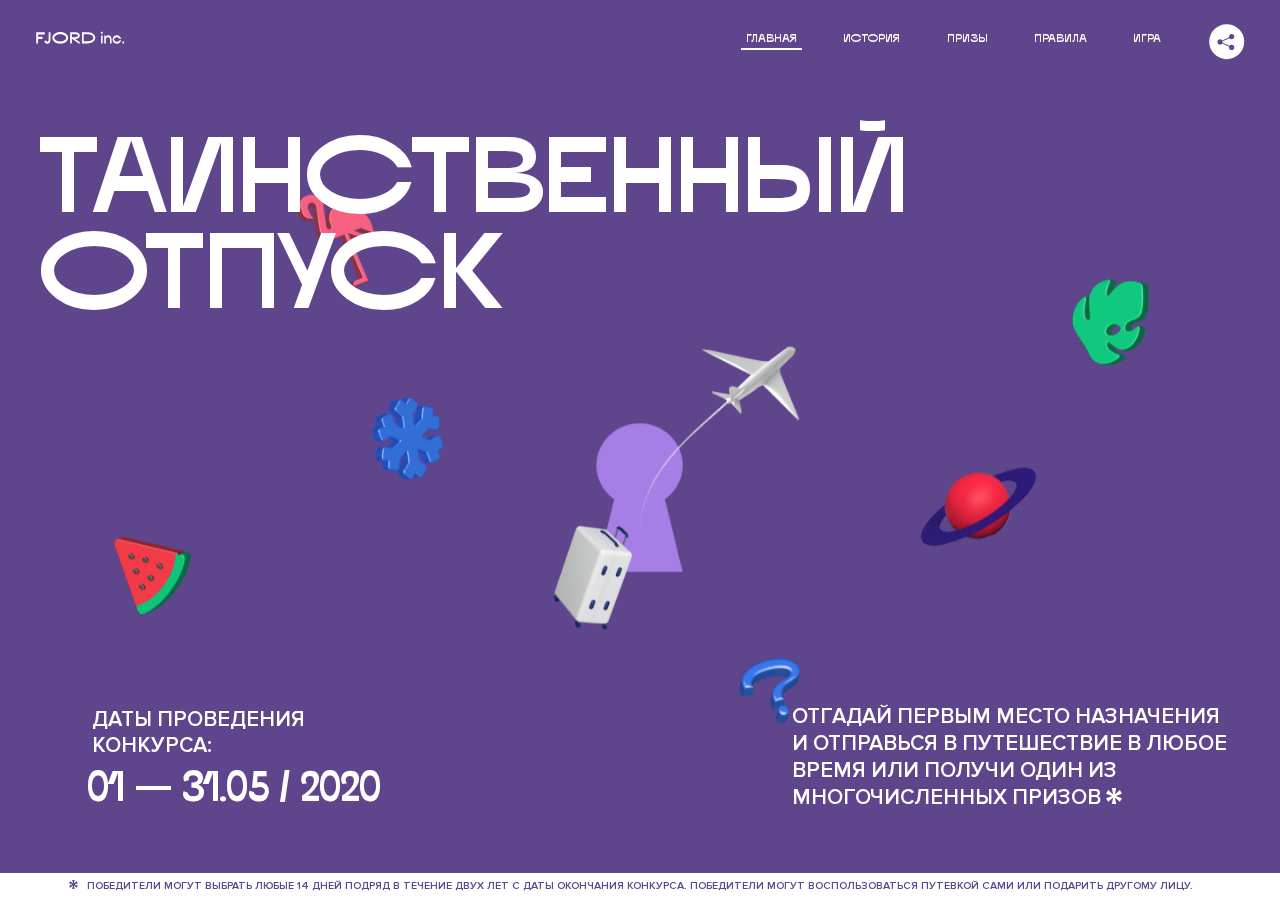
<file: 3/index.html>
<!DOCTYPE html>
<html lang="ru">
<head>
  <meta charset="UTF-8">
  <meta name="description" content="">
  <meta name="viewport" content="width=device-width, initial-scale=1.0">
  <meta http-equiv="X-UA-Compatible" content="ie=edge">
  <title>Mysterious Vacation</title>
  <link rel="stylesheet" href="css/style.min.css">
<link href="css/style.min.css" rel="stylesheet">  <base href="https://htmlacademy-animation.github.io/207753-magic-vacation-1/3/">
</head>
<body>

  <header class="page-header js-header">
    <div class="page-header__wrapper">
      <a href="#" class="page-header__logo" aria-label="Перейти на страницу FJORD.Inc">
        <svg width="100" height="15" viewBox="0 0 100 15" fill="none" xmlns="http://www.w3.org/2000/svg">
          <path d="M0.26 1.4V14H2.276V8.906H7.334V6.44H2.276V3.848H9.872V1.4H0.26ZM12.733 14.36C15.127 14.36 16.243 12.65 16.243 9.5V1.4H14.263V8.96C14.263 11.21 13.723 11.876 12.733 11.876C11.833 11.876 11.473 11.3 11.347 10.58L9.36702 10.94C9.63702 13.046 10.663 14.36 12.733 14.36ZM18.3918 7.7C18.3918 11.372 22.3878 14.36 27.3198 14.36C32.2518 14.36 36.2478 11.372 36.2478 7.7C36.2478 4.028 32.2518 1.04 27.3198 1.04C22.3878 1.04 18.3918 4.028 18.3918 7.7ZM20.6058 7.7C20.6058 5.378 23.6118 3.524 27.3198 3.524C30.9918 3.524 33.9798 5.378 33.9798 7.7C33.9798 10.004 30.9918 11.858 27.3198 11.858C23.6118 11.858 20.6058 10.004 20.6058 7.7ZM40.403 14V8.906H40.799L49.079 14.702V12.38L44.039 8.906H44.201C47.999 8.906 49.277 7.304 49.277 5.162C49.277 3.092 47.999 1.4 44.201 1.4H38.387V14H40.403ZM43.535 3.722C45.785 3.722 47.045 4.136 47.045 5.432C47.045 6.764 45.785 7.034 43.535 7.034H40.403V3.722H43.535ZM51.6936 1.382V14H57.8676C62.7456 14 66.7236 11.534 66.7236 7.7C66.7236 3.848 62.7456 1.382 57.8676 1.382H51.6936ZM53.7096 11.624V3.722H57.5436C61.5396 3.722 64.4916 5.018 64.4916 7.7C64.4916 10.238 61.5396 11.624 57.5436 11.624H53.7096ZM73.1832 14.018H74.9832V5H73.1832V14.018ZM72.9132 1.976C72.9132 2.57 73.3992 3.092 74.0832 3.092C74.7492 3.092 75.2352 2.57 75.2352 1.976C75.2352 1.382 74.7672 0.805999 74.0832 0.805999C73.3812 0.805999 72.9132 1.382 72.9132 1.976ZM76.7867 14H78.5687V9.104C78.7487 8.006 79.5947 6.962 81.0887 6.962C82.1147 6.962 83.2667 7.448 83.2667 9.554V14H85.0487V9.014C85.0487 6.152 83.2307 4.73 81.3587 4.73C79.9187 4.73 79.0727 5.558 78.5687 6.854V5H76.7867V14ZM90.9898 14.27C93.5098 14.27 95.3818 12.506 95.7238 10.328H94.0498C93.7258 11.3 92.6998 12.02 90.9898 12.02C88.8478 12.02 87.7678 10.922 87.7678 9.59C87.7678 8.24 88.8478 6.962 90.9898 6.962C92.7538 6.962 93.7978 7.844 94.0858 8.924H95.7418C95.4358 6.71 93.6178 4.73 90.9898 4.73C88.0918 4.73 86.1298 7.124 86.1298 9.59C86.1298 12.074 88.1278 14.27 90.9898 14.27ZM97.0693 12.938C97.0693 13.658 97.5553 14.144 98.2753 14.144C98.9953 14.144 99.4813 13.658 99.4813 12.938C99.4813 12.2 98.9953 11.714 98.2753 11.714C97.5553 11.714 97.0693 12.2 97.0693 12.938Z" fill="currentColor"></path>
        </svg>
      </a>
      <button class="page-header__toggler js-menu-toggler" type="button" aria-label="Управление мобильным меню"><span>Меню</span></button>
      <nav class="page-header__nav">
        <div class="page-header__menu js-menu" id="menu">
          <ul>
            <li>
              <a class="js-menu-link active" href="#top" data-href="top">главная</a>
            </li>
            <li>
              <a class="js-menu-link" href="#story" data-href="story">история</a>
            </li>
            <li>
              <a class="js-menu-link" href="#prizes" data-href="prizes">призы</a>
            </li>
            <li>
              <a class="js-menu-link" href="#rules" data-href="rules">правила</a>
            </li>
            <li>
              <a class="js-menu-link" href="#game" data-href="game">игра</a>
            </li>
          </ul>
        </div>
        <div class="page-header__social">
          <div class="social-block js-social-block">
            <button class="social-block__toggler" aria-label="Управлять блоком с социальными кнопками">
              <svg width="26" height="22" viewBox="0 0 27 22" fill="none" xmlns="http://www.w3.org/2000/svg">
                <path d="M19.6721 7.43664C21.6273 7.43664 23.213 5.85095 23.213 3.89566C23.213 1.94037 21.6273 0.354675 19.6721 0.354675C17.7168 0.354675 16.1311 1.94037 16.1311 3.89566C16.1311 4.19968 16.1728 4.49178 16.2458 4.77345L7.21751 8.95527C6.57519 8.05214 5.52303 7.46049 4.33078 7.46049C2.37549 7.46049 0.789795 9.04618 0.789795 11.0015C0.789795 12.9568 2.37549 14.5425 4.33078 14.5425C5.52303 14.5425 6.57668 13.9508 7.21751 13.0477L16.2458 17.2295C16.1743 17.5112 16.1311 17.8033 16.1311 18.1073C16.1311 20.0626 17.7168 21.6483 19.6721 21.6483C21.6273 21.6483 23.213 20.0626 23.213 18.1073C23.213 16.152 21.6273 14.5663 19.6721 14.5663C18.4798 14.5663 17.4262 15.158 16.7853 16.0611L7.75701 11.8793C7.82854 11.5976 7.87176 11.3055 7.87176 11.0015C7.87176 10.6974 7.83003 10.4053 7.75701 10.1237L16.7853 5.94186C17.4262 6.84499 18.4783 7.43664 19.6721 7.43664Z" fill="currentColor"></path>
              </svg>
            </button>
            <ul class="social-block__list">
              <li>
                <a class="social-block__link social-block__link--fb" href="#" aria-label="Мы на Facebook">
                  <svg width="8" height="17" viewBox="0 0 8 17" fill="none" xmlns="http://www.w3.org/2000/svg">
                    <path d="M4.24646 16.9899H1.09275L1.05793 8.49828H0V5.30707H1.05793V3.81124C1.05793 1.42084 2.57654 0 5.21735 0H7.41758V3.18585H5.30841C4.28262 3.18585 4.2478 3.48582 4.2478 4.24914V5.30707H7.42964L7.16716 8.49828H4.2478V16.9899H4.24646Z" fill="currentColor"></path>
                  </svg>
                </a>
              </li>
              <li>
                <a class="social-block__link social-block__link--insta" href="#" aria-label="Мы в Instagram">
                  <svg width="15" height="15" viewBox="0 0 15 15" fill="none" xmlns="http://www.w3.org/2000/svg">
                    <path d="M11.0197 0H4.19806C2.14246 0 0.471191 1.66993 0.471191 3.72285V10.5499C0.471191 12.6082 2.14112 14.2727 4.19806 14.2727H11.0197C13.0753 14.2727 14.7466 12.6082 14.7466 10.5499V3.72285C14.7466 1.67127 13.0753 0 11.0197 0ZM11.0197 12.4849H4.19806C3.13076 12.4849 2.26432 11.6158 2.26432 10.5512V3.72419C2.26432 2.65956 3.13076 1.79715 4.19806 1.79715H11.0197C12.087 1.79715 12.9535 2.6609 12.9535 3.72419V10.5512C12.9535 11.6145 12.087 12.4849 11.0197 12.4849Z" fill="currentColor"></path>
                    <path d="M7.60887 3.11084C5.38989 3.11084 3.58203 4.9187 3.58203 7.14036C3.58203 9.35532 5.38989 11.1645 7.60887 11.1645C9.83053 11.1645 11.6357 9.35666 11.6357 7.14036C11.6357 4.9187 9.83053 3.11084 7.60887 3.11084ZM7.60887 9.36871C6.37551 9.36871 5.37784 8.37372 5.37784 7.14036C5.37784 5.90699 6.37551 4.90665 7.60887 4.90665C8.83822 4.90665 9.84259 5.90833 9.84259 7.14036C9.84392 8.37238 8.83822 9.36871 7.60887 9.36871Z" fill="currentColor"></path>
                    <path d="M11.3573 2.35962C10.8256 2.35962 10.3931 2.79752 10.3931 3.32381C10.3931 3.85546 10.8256 4.29336 11.3573 4.29336C11.8862 4.29336 12.3215 3.85546 12.3215 3.32381C12.3215 2.79752 11.8862 2.35962 11.3573 2.35962Z" fill="currentColor"></path>
                  </svg>
                </a>
              </li>
              <li>
                <a class="social-block__link social-block__link--vk" href="#" aria-label="Мы ВКонтакте">
                  <svg width="17" height="10" viewBox="0 0 17 10" fill="none" xmlns="http://www.w3.org/2000/svg">
                    <path d="M14.1234 4.9002C14.1234 4.9002 16.3623 1.72708 16.5866 0.680242C16.6595 0.312285 16.4947 0.103188 16.1069 0.103188C16.1069 0.103188 14.8193 0.103188 14.168 0.103188C13.7235 0.103188 13.5587 0.293278 13.4235 0.579768C13.4235 0.579768 12.3724 2.82553 11.0969 4.24712C10.6861 4.70333 10.4781 4.84318 10.2511 4.84318C10.0646 4.84318 9.98625 4.6911 9.98625 4.27834V0.649016C9.98625 0.147997 9.92545 0.00135496 9.5066 0.00135496H6.39628C6.15578 0.00135496 6.0085 0.134417 6.0085 0.324506C6.0085 0.801084 6.73406 0.908351 6.73406 2.20231V4.87305C6.73406 5.40529 6.70569 5.61575 6.45303 5.61575C5.78016 5.61575 4.19528 3.30618 3.30623 0.678887C3.12923 0.145282 2.93737 0 2.43475 0H0.486409C0.205373 0 0 0.190085 0 0.476576C0 0.991172 0.60666 3.40801 2.99277 6.64358C4.59927 8.8201 6.70569 10 8.60269 10C9.76196 10 10.0416 9.80312 10.0416 9.31432V7.63883C10.0416 7.22607 10.2065 7.04956 10.4429 7.04956C10.7078 7.04956 11.1847 7.13238 12.2805 8.22268C13.5843 9.47862 13.6762 10 14.3896 10H16.5676C16.7919 10 17 9.89273 17 9.52342C17 9.02919 16.3623 8.15343 15.384 7.10659C14.9801 6.56755 14.3302 5.98914 14.1248 5.72301C13.8275 5.40801 13.9154 5.23014 14.1234 4.9002Z" fill="currentColor"></path>
                  </svg>
                </a>
              </li>
            </ul>
          </div>
        </div>
      </nav>
    </div>
  </header>

  <main class="page-content">

    <section class="animation-screen"></section>

    <section class="screen screen--hidden screen--intro js-scrollspy" id="top">
      <div class="screen__wrapper">
        <div class="intro">
          <h1 class="intro__title">Таинственный отпуск</h1>
          <div class="intro__content">
            <div class="intro__info">
              <p class="intro__label">Даты проведения конкурса:</p>
              <p class="intro__date">01 — 31.05 / 2020</p>
            </div>
            <div class="intro__message">
              <p>
                Отгадай первым место назначения и&nbsp;отправься в&nbsp;путешествие в&nbsp;любое время или получи один из многочисленных призов
                <svg width="16" height="16" viewBox="0 0 10 10" fill="none" xmlns="http://www.w3.org/2000/svg">
                  <path d="M0 6.35337L3.90271 4.99012L0 3.64663L1.34615 1.32374L4.44287 4.01073L3.67364 0H6.34615L5.57692 4.01073L8.65385 1.32374L10 3.64663L6.13405 4.99012L10 6.35337L8.65385 8.65651L5.57692 5.98927L6.34615 10H3.67364L4.44287 5.96952L1.34615 8.65651L0 6.35337Z" fill="currentColor"></path>
                </svg>
              </p>
            </div>
          </div>
        </div>
      </div>
      <div class="screen__footer js-footer">
        <button class="screen__footer-enlarge js-footer-toggler" type="button" aria-label="Показать сообщение">
          <svg width="10" height="10" viewBox="0 0 10 10" fill="none" xmlns="http://www.w3.org/2000/svg">
            <path d="M0 6.35337L3.90271 4.99012L0 3.64663L1.34615 1.32374L4.44287 4.01073L3.67364 0H6.34615L5.57692 4.01073L8.65385 1.32374L10 3.64663L6.13405 4.99012L10 6.35337L8.65385 8.65651L5.57692 5.98927L6.34615 10H3.67364L4.44287 5.96952L1.34615 8.65651L0 6.35337Z" fill="currentColor"></path>
          </svg>
        </button>
        <button class="screen__footer-collapse js-footer-toggler" type="button" aria-label="Скрыть сообщение">
          <svg width="13" height="13" viewBox="0 0 13 13" fill="none" xmlns="http://www.w3.org/2000/svg">
            <line x1="12.3536" y1="0.353553" x2="0.738349" y2="11.9688" stroke="currentColor"></line>
            <line x1="0.738319" y1="0.539925" x2="12.3535" y2="12.1551" stroke="currentColor"></line>
          </svg>
        </button>
        <div class="screen__footer-wrapper">
          <div class="screen__footer-announce">
            <p class="screen__footer-label">Даты проведения конкурса:</p>
            <p class="screen__footer-date">01 — 31.05 / 2020</p>
          </div>
          <div class="screen__footer-note">
            <p>
              <svg width="10" height="10" viewBox="0 0 10 10" fill="none" xmlns="http://www.w3.org/2000/svg">
                <path d="M0 6.35337L3.90271 4.99012L0 3.64663L1.34615 1.32374L4.44287 4.01073L3.67364 0H6.34615L5.57692 4.01073L8.65385 1.32374L10 3.64663L6.13405 4.99012L10 6.35337L8.65385 8.65651L5.57692 5.98927L6.34615 10H3.67364L4.44287 5.96952L1.34615 8.65651L0 6.35337Z" fill="currentColor"></path>
              </svg>
              <span>Победители могут выбрать любые 14 дней подряд в&nbsp;течение двух лет с&nbsp;даты окончания конкурса. Победители могут воспользоваться путевкой сами или подарить другому лицу.</span>
            </p>
          </div>
        </div>
      </div>
    </section>

    <section class="screen screen--hidden screen--story js-scrollspy" id="story">

      <div class="slider swiper-container js-slider">

        <div class="swiper-wrapper">

          <div class="slider__item swiper-slide">
            <h2 class="slider__item-title">История</h2>
            <p class="slider__item-text">Джеймс Таргет был основателем компании &laquo;Fjord Inc.&raquo;. С&nbsp;1965 года &laquo;Fjord Inc.&raquo; прославилась надёжными и&nbsp;удобными чемоданами и&nbsp;аксессуарами для туристов.</p>
          </div>

          <div class="slider__item swiper-slide">
            <p class="slider__item-text">Когда Джеймсу было 7&nbsp;лет, в&nbsp;их&nbsp;доме гостил дядюшка и&nbsp;развлекал детей рассказами о&nbsp;своей поездке в&nbsp;место, показавшееся малышу Таргету невероятным. Тогда Джеймс решил, что однажды посетит его, но&nbsp;не&nbsp;будет рассказывать о&nbsp;мечте, пока не&nbsp;осуществит.</p>
          </div>

          <div class="slider__item swiper-slide">
            <p class="slider__item-text">Джеймс Таргет стал увлеченным путешественником. Он&nbsp;посетил 5&nbsp;континентов, 126&nbsp;стран.</p>
          </div>

          <div class="slider__item swiper-slide">
            <p class="slider__item-text">Он&nbsp;сплавлялся по&nbsp;Амазонке и&nbsp;погружался в&nbsp;пещеры Франции, медитировал в&nbsp;горах Тибета и&nbsp;пожимал руку вождя племени Акугауа.</p>
          </div>

          <div class="slider__item swiper-slide">
            <p class="slider__item-text">Из&nbsp;своих поездок Джеймс Таргет привозил идеи, как сделать свои чемоданы &laquo;Fjord Inc.&raquo; удобными и&nbsp;приспособленными к&nbsp;разным дорожным условиям.</p>
          </div>

          <div class="slider__item swiper-slide">
            <p class="slider__item-text">Всё это время Джеймс не&nbsp;оставлял идею поездки своей мечты. Однако, как только он&nbsp;брался за&nbsp;планирование, возникали препятствия, не&nbsp;позволяющие отправиться туда.</p>
          </div>

          <div class="slider__item swiper-slide">
            <p class="slider__item-text">В&nbsp;возрасте 67&nbsp;лет Джеймс Таргет попал под лавину и&nbsp;погиб. В&nbsp;своём завещании он&nbsp;поручил отправить в&nbsp;заветное путешествие трёх смельчаков, единых с&nbsp;ним духом.</p>
          </div>

          <div class="slider__item swiper-slide">
            <p class="slider__item-text">Тех, кто сможет узнать таинственное место, задавая вопросы специально обученному ИИ&nbsp;&laquo;Соне&raquo;, ждет фантастическое путешествие.</p>
          </div>
        </div>
        <div class="slider__controls">
          <button class="slider__control slider__control--prev js-control-prev" type="button" aria-label="Показать предыдущую историю">
            <svg width="12" height="22" viewBox="0 0 12 22" fill="none" xmlns="http://www.w3.org/2000/svg">
              <path d="M11 1L1 11L11 21" stroke="currentColor" stroke-width="2" stroke-linejoin="round"></path>
            </svg>
          </button>
          <button class="slider__control slider__control--next js-control-next" type="button" aria-label="Показать следующую историю">
            <svg width="12" height="22" viewBox="0 0 12 22" fill="none" xmlns="http://www.w3.org/2000/svg">
              <path d="M1 1L11 11L1 21" stroke="currentColor" stroke-width="2" stroke-linejoin="round"></path>
            </svg>
          </button>
        </div>
        <div class="slider__pagination swiper-pagination"></div>
      </div>
    </section>

    <section class="screen screen--hidden screen--prizes js-scrollspy" id="prizes">
      <div class="screen__wrapper">
        <div class="prizes">
          <h2 class="prizes__title">ПРизы</h2>
          <div class="prizes__lead">
            <p>Найди ответ и&nbsp;получи один из&nbsp;призов:</p>
          </div>
          <ul class="prizes__list">
            <li class="prizes__item prizes__item--journeys">
              <div class="prizes__icon">
                <picture>
                  <source srcset="img/prize1-mob.svg" media="(orientation: portrait)">
                  <img src="img/prize1.svg" alt="">
                </picture>
              </div>
              <p class="prizes__desc">
                <b>3</b>
                <span>загадочных путешествия</span>
              </p>
            </li>
            <li class="prizes__item prizes__item--cases">
              <div class="prizes__icon">
                <picture>
                  <source srcset="img/prize2-mob.svg" media="(orientation: portrait)">
                  <img src="img/prize2.svg" alt="">
                </picture>
              </div>
              <p class="prizes__desc">
                <b>7</b>
                <span>надежных чемоданов</span>
              </p>
            </li>
            <li class="prizes__item prizes__item--codes">
              <div class="prizes__icon">
                <picture>
                  <source srcset="img/prize3-mob.svg" media="(orientation: portrait)">
                  <img src="img/prize3.svg" alt="">
                </picture>
              </div>
              <p class="prizes__desc">
                <b>900</b>
                <span>
                  промокодов на&nbsp;скидку 15%
                  <svg width="10" height="10" viewBox="0 0 10 10" fill="none" xmlns="http://www.w3.org/2000/svg">
                    <path d="M0 6.35337L3.90271 4.99012L0 3.64663L1.34615 1.32374L4.44287 4.01073L3.67364 0H6.34615L5.57692 4.01073L8.65385 1.32374L10 3.64663L6.13405 4.99012L10 6.35337L8.65385 8.65651L5.57692 5.98927L6.34615 10H3.67364L4.44287 5.96952L1.34615 8.65651L0 6.35337Z" fill="currentColor"></path>
                  </svg>
                </span>
              </p>
            </li>
          </ul>
        </div>
      </div>
      <div class="screen__footer js-footer">
        <button class="screen__footer-enlarge js-footer-toggler" type="button" aria-label="Показать сообщение">
          <svg width="10" height="10" viewBox="0 0 10 10" fill="none" xmlns="http://www.w3.org/2000/svg">
            <path d="M0 6.35337L3.90271 4.99012L0 3.64663L1.34615 1.32374L4.44287 4.01073L3.67364 0H6.34615L5.57692 4.01073L8.65385 1.32374L10 3.64663L6.13405 4.99012L10 6.35337L8.65385 8.65651L5.57692 5.98927L6.34615 10H3.67364L4.44287 5.96952L1.34615 8.65651L0 6.35337Z" fill="currentColor"></path>
          </svg>
        </button>
        <button class="screen__footer-collapse js-footer-toggler" type="button" aria-label="Скрыть сообщение">
          <svg width="13" height="13" viewBox="0 0 13 13" fill="none" xmlns="http://www.w3.org/2000/svg">
            <line x1="12.3536" y1="0.353553" x2="0.738349" y2="11.9688" stroke="currentColor"></line>
            <line x1="0.738319" y1="0.539925" x2="12.3535" y2="12.1551" stroke="currentColor"></line>
          </svg>
        </button>
        <div class="screen__footer-wrapper">
          <div class="screen__footer-announce">
            <p class="screen__footer-label">Даты проведения конкурса:</p>
            <p class="screen__footer-date">01 — 31.05 / 2020</p>
          </div>
          <div class="screen__footer-note">
            <p>
              <svg width="10" height="10" viewBox="0 0 10 10" fill="none" xmlns="http://www.w3.org/2000/svg">
                <path d="M0 6.35337L3.90271 4.99012L0 3.64663L1.34615 1.32374L4.44287 4.01073L3.67364 0H6.34615L5.57692 4.01073L8.65385 1.32374L10 3.64663L6.13405 4.99012L10 6.35337L8.65385 8.65651L5.57692 5.98927L6.34615 10H3.67364L4.44287 5.96952L1.34615 8.65651L0 6.35337Z" fill="currentColor"></path>
              </svg>
              <span>Скидка&nbsp;15% на&nbsp;единоразовое приобретение путёвки с&nbsp;1&nbsp;июня 2020 по&nbsp;31&nbsp;мая 2022&nbsp;года. Суммируется с&nbsp;другими акциями</span>
            </p>
          </div>
        </div>
      </div>
    </section>

    <section class="screen screen--hidden screen--rules js-scrollspy" id="rules">
      <div class="screen__wrapper">
        <div class="rules">
          <h2 class="rules__title">Правила</h2>
          <div class="rules__lead">
            <p>Для того чтобы получить наследство Джеймса Таргета, тебе нужно выведать у&nbsp;&laquo;Сони&raquo;, куда предстоит отправиться тебе в&nbsp;случае победы</p>
          </div>
          <ol class="rules__list">
            <li class="rules__item">
              <p>Тебе отводится <br>5&nbsp;минут</p>
            </li>
            <li class="rules__item">
              <p>Задавай любые вопросы в&nbsp;текстовом поле</p>
            </li>
            <li class="rules__item">
              <p>Нажимай кнопку &laquo;Узнать&raquo;, чтобы получить ответ</p>
            </li>
            <li class="rules__item">
              <p>&laquo;Соня&raquo; может отвечать только&nbsp;Да или Нет</p>
            </li>
          </ol>
          <a href="#game" class="rules__link btn">Погнали!</a>
        </div>
      </div>
      <div class="screen__disclaimer">
        <div class="disclaimer">
          <ul>
            <li>
              <a href="#">Правовая информация</a>
            </li>
            <li>
              <a href="#">Подробные правила</a>
            </li>
          </ul>
        </div>
      </div>
    </section>

    <section class="screen screen--hidden screen--game js-scrollspy" id="game">
      <div class="screen__wrapper">
        <div class="game">
          <div class="game__header">
            <h2 class="game__title">Игра</h2>
            <div class="game__counter">
              <span>05</span>:<span>00</span>
            </div>
          </div>
          <div class="game__body">
            <div class="chat">
              <div class="chat__body js-chat">
                <ul class="chat__list" id="messages"></ul>
              </div>
              <div class="chat__footer">
                <form action="#" method="post" class="form" id="message-form">
                  <label for="message-field" class="visually-hidden">Поле для ввода вопроса</label>
                  <input type="text" class="form__field" id="message-field">
                  <button class="form__button btn">
                    Узнать
                    <svg width="18" height="19" viewBox="0 0 18 19" fill="none" xmlns="http://www.w3.org/2000/svg">
                      <path stroke="currentColor" stroke-width="2" d="M9 19V1"></path>
                      <path d="M1 9l8-8 8 8" stroke="currentColor" stroke-width="2" stroke-linejoin="round"></path>
                    </svg>
                  </button>
                </form>
              </div>
            </div>
          </div>
          <!-- временные кнопки для показа результата -->
          <div class="game__buttons">
            <button class="game__button btn js-show-result" type="button" data-target="result">Положительный результат</button>
            <button class="game__button btn js-show-result" type="button" data-target="result2">Положительный результат - 2</button>
            <button class="game__button btn js-show-result" type="button" data-target="result3">Отрицательный результат</button>
          </div>
        </div>
      </div>
    </section>

    <section class="screen screen--hidden screen--result" id="result">
      <div class="screen__wrapper">
        <div class="result result--trip">
          <div class="result__image">
            <picture>
              <source srcset="img/result1-mob.png 1x, img/result1-mob@2x.png 2x" media="(max-width: 768px) and (orientation: portrait)">
              <img src="img/result1.png" srcset="img/result1@2x.png 2x" alt="">
            </picture>
          </div>
          <h2 class="result__title">
            <span class="visually-hidden">ПОбеда!</span>
            <svg xmlns="http://www.w3.org/2000/svg" viewBox="0 0 568.85 109.24">
              <path d="M16,24.44V92H2.6V8H75V92H61.52V24.44H16Z" transform="translate(-2.1 -1.5)" fill="none" stroke="currentColor"></path>
              <path d="M148.76,5.6c32.88,0,59.52,19.92,59.52,44.4s-26.64,44.4-59.52,44.4S89.24,74.48,89.24,50,115.88,5.6,148.76,5.6Zm0,72.12c24.48,0,44.4-12.36,44.4-27.72s-19.92-27.84-44.4-27.84C124,22.16,104,34.52,104,50S124,77.72,148.76,77.72Z" transform="translate(-2.1 -1.5)" fill="none" stroke="currentColor"></path>
              <path d="M287.36,8V24.44H236v14.4h25.32c25.44,0,34,11.16,34,26.52,0,15.6-8.52,26.64-34,26.64H222.56V8h64.8ZM256.88,76.52c15.12,0,23.52-2,23.52-11.52S272,54.44,256.88,54.44H236V76.52h20.88Z" transform="translate(-2.1 -1.5)" fill="none" stroke="currentColor"></path>
              <path d="M371.47,8V24.44H320.84V41.6h33.6V58h-33.6V75.56h50.64V92H307.4V8h64.08Z" transform="translate(-2.1 -1.5)" fill="none" stroke="currentColor"></path>
              <path d="M382.39,110.24V75.56h7.44c4.56-4.68,7.8-18.36,8.76-56L399,8h48.6V75.56h10v34.68H442.87V92H397v18.24H382.39Zm51.72-34.68V24.44H411.55v3.12c-0.48,22.44-3.24,37.68-7.2,48h29.76Z" transform="translate(-2.1 -1.5)" fill="none" stroke="currentColor"></path>
              <path d="M463.75,92l28-84h27.12l28.08,84H533.47l-7.8-23.52h-37.8L480.07,92H463.75Zm56.64-40L507,11.84,493.51,52h26.88Z" transform="translate(-2.1 -1.5)" fill="none" stroke="currentColor"></path>
              <path d="M554.12,70.4L555.55,2H569l1.44,68.4H554.12Zm8.28,6.36c4.8,0,8,3.24,8,8.16a8,8,0,1,1-16.08,0C554.35,80,557.59,76.76,562.39,76.76Z" transform="translate(-2.1 -1.5)" fill="none" stroke="currentColor"></path>
            </svg>
          </h2>
          <div class="result__text">
            <p>ты&nbsp;отправляешься в&nbsp;Арктику!</p>
          </div>
          <div class="result__form">
            <form action="#" method="post" class="form form--result">
              <label for="email-field" class="form__label">зарегистрируй результат</label>
              <input type="email" class="form__field" id="email-field" placeholder="e-mail для регистации результата и получения приза" required="">
              <button class="form__button btn">
                отправить
                <svg width="18" height="19" viewBox="0 0 18 19" fill="none" xmlns="http://www.w3.org/2000/svg">
                  <path stroke="currentColor" stroke-width="2" d="M9 19V1"></path>
                  <path d="M1 9l8-8 8 8" stroke="currentColor" stroke-width="2" stroke-linejoin="round"></path>
                </svg>
              </button>
            </form>
          </div>
        </div>
      </div>
    </section>

    <section class="screen screen--hidden screen--result" id="result2">
      <div class="screen__wrapper">
        <div class="result result--prize">
          <div class="result__image">
            <picture>
              <source srcset="img/result2-mob.png 1x, img/result2-mob@2x.png 2x" media="(max-width: 768px) and (orientation: portrait)">
              <img src="img/result2.png" srcset="img/result2@2x.png 2x" alt="">
            </picture>
          </div>
          <h2 class="result__title">
            <span class="visually-hidden">ПОбеда!</span>
            <svg xmlns="http://www.w3.org/2000/svg" viewBox="0 0 568.85 109.24">
              <path d="M16,24.44V92H2.6V8H75V92H61.52V24.44H16Z" transform="translate(-2.1 -1.5)" fill="none" stroke="currentColor"></path>
              <path d="M148.76,5.6c32.88,0,59.52,19.92,59.52,44.4s-26.64,44.4-59.52,44.4S89.24,74.48,89.24,50,115.88,5.6,148.76,5.6Zm0,72.12c24.48,0,44.4-12.36,44.4-27.72s-19.92-27.84-44.4-27.84C124,22.16,104,34.52,104,50S124,77.72,148.76,77.72Z" transform="translate(-2.1 -1.5)" fill="none" stroke="currentColor"></path>
              <path d="M287.36,8V24.44H236v14.4h25.32c25.44,0,34,11.16,34,26.52,0,15.6-8.52,26.64-34,26.64H222.56V8h64.8ZM256.88,76.52c15.12,0,23.52-2,23.52-11.52S272,54.44,256.88,54.44H236V76.52h20.88Z" transform="translate(-2.1 -1.5)" fill="none" stroke="currentColor"></path>
              <path d="M371.47,8V24.44H320.84V41.6h33.6V58h-33.6V75.56h50.64V92H307.4V8h64.08Z" transform="translate(-2.1 -1.5)" fill="none" stroke="currentColor"></path>
              <path d="M382.39,110.24V75.56h7.44c4.56-4.68,7.8-18.36,8.76-56L399,8h48.6V75.56h10v34.68H442.87V92H397v18.24H382.39Zm51.72-34.68V24.44H411.55v3.12c-0.48,22.44-3.24,37.68-7.2,48h29.76Z" transform="translate(-2.1 -1.5)" fill="none" stroke="currentColor"></path>
              <path d="M463.75,92l28-84h27.12l28.08,84H533.47l-7.8-23.52h-37.8L480.07,92H463.75Zm56.64-40L507,11.84,493.51,52h26.88Z" transform="translate(-2.1 -1.5)" fill="none" stroke="currentColor"></path>
              <path d="M554.12,70.4L555.55,2H569l1.44,68.4H554.12Zm8.28,6.36c4.8,0,8,3.24,8,8.16a8,8,0,1,1-16.08,0C554.35,80,557.59,76.76,562.39,76.76Z" transform="translate(-2.1 -1.5)" fill="none" stroke="currentColor"></path>
            </svg>
          </h2>
          <div class="result__text">
            <p>чемодан &laquo;Fjord&nbsp;Inc.&raquo;&nbsp;твой</p>
          </div>
          <div class="result__form">
            <form action="#" method="post" class="form form--result">
              <label for="email-field2" class="form__label">зарегистрируй результат</label>
              <input type="email" class="form__field" id="email-field2" placeholder="e-mail для регистации результата и получения приза" required="">
              <button class="form__button btn">
                отправить
                <svg width="18" height="19" viewBox="0 0 18 19" fill="none" xmlns="http://www.w3.org/2000/svg">
                  <path stroke="currentColor" stroke-width="2" d="M9 19V1"></path>
                  <path d="M1 9l8-8 8 8" stroke="currentColor" stroke-width="2" stroke-linejoin="round"></path>
                </svg>
              </button>
            </form>
          </div>
        </div>
      </div>
    </section>

    <section class="screen screen--hidden screen--result" id="result3">
      <div class="screen__wrapper">
        <div class="result result--negative">
          <div class="result__image">
            <picture>
              <source srcset="img/result3-mob.png 1x, img/result3-mob@2x.png 2x" media="(max-width: 768px) and (orientation: portrait)">
              <img src="img/result3.png" srcset="img/result3@2x.png 2x" alt="">
            </picture>
          </div>
          <h2 class="result__title">
            <span class="visually-hidden">Не угадал!</span>
            <svg xmlns="http://www.w3.org/2000/svg" viewBox="0 0 660.77 109.24">
              <path d="M2.66,92V8H16.1V42.2H53.3V8H66.74V92H53.3V58.64H16.1V92H2.66Z" transform="translate(-2.16 -1.5)" fill="none" stroke="currentColor"></path>
              <path d="M147.62,8V24.44H97V41.6h33.6V58H97V75.56h50.64V92H83.54V8h64.08Z" transform="translate(-2.16 -1.5)" fill="none" stroke="currentColor"></path>
              <path d="M199.22,8l20.52,42.36L235.34,8h16.44l-31,84H204.38l9.48-25.92L185.78,8h13.44Z" transform="translate(-2.16 -1.5)" fill="none" stroke="currentColor"></path>
              <path d="M273.74,24.44V92H260.3V8h50.16V24.44H273.74Z" transform="translate(-2.16 -1.5)" fill="none" stroke="currentColor"></path>
              <path d="M307.1,92l28-84h27.12l28.08,84H376.82L369,68.48h-37.8L323.42,92H307.1Zm56.64-40L350.3,11.84,336.86,52h26.88Z" transform="translate(-2.16 -1.5)" fill="none" stroke="currentColor"></path>
              <path d="M396.38,110.24V75.56h7.44c4.56-4.68,7.8-18.36,8.76-56L412.94,8h48.6V75.56h10v34.68H456.86V92H411v18.24H396.38ZM448.1,75.56V24.44H425.54v3.12c-0.48,22.44-3.24,37.68-7.2,48H448.1Z" transform="translate(-2.16 -1.5)" fill="none" stroke="currentColor"></path>
              <path d="M477.74,92l28-84h27.12L560.9,92H547.46l-7.8-23.52h-37.8L494.06,92H477.74Zm56.64-40-13.44-40.2L507.5,52h26.88Z" transform="translate(-2.16 -1.5)" fill="none" stroke="currentColor"></path>
              <path d="M568.7,76.88a13.77,13.77,0,0,0,5,1c6.6,0,10.44-6.24,12-58.32L586.22,8h46.2V92H619V24.44H598.82l-0.12,3.12C597.14,81,589,94.4,573.74,94.4a28.55,28.55,0,0,1-6.72-.84Z" transform="translate(-2.16 -1.5)" fill="none" stroke="currentColor"></path>
              <path d="M646.1,70.4L647.54,2H661l1.44,68.4H646.1Zm8.28,6.36c4.8,0,8,3.24,8,8.16a8,8,0,0,1-16.08,0C646.34,80,649.58,76.76,654.38,76.76Z" transform="translate(-2.16 -1.5)" fill="none" stroke="currentColor"></path>
            </svg>
          </h2>
          <button class="result__button js-play" type="button">
            не сдавайся!
            <span>
              <svg width="27" height="22" viewBox="0 0 27 22" fill="none" xmlns="http://www.w3.org/2000/svg">
                <path d="M10.6899 1.47998C5.42992 1.47998 1.16992 5.73998 1.16992 11C1.16992 16.26 5.42992 20.52 10.6899 20.52C15.9499 20.52 20.2099 16.26 20.2099 11V7.13998" stroke="currentColor" stroke-width="2" stroke-miterlimit="10"></path>
                <path d="M15.1099 12.5099L20.1499 7.13989L25.3099 12.6299" stroke="currentColor" stroke-width="2" stroke-miterlimit="10" stroke-linejoin="round"></path>
              </svg>
            </span>
          </button>
        </div>
      </div>
    </section>

    <section class="back-screen"></section>

  </main>

<script src="js/script.js"></script></body>
</html>
</file>
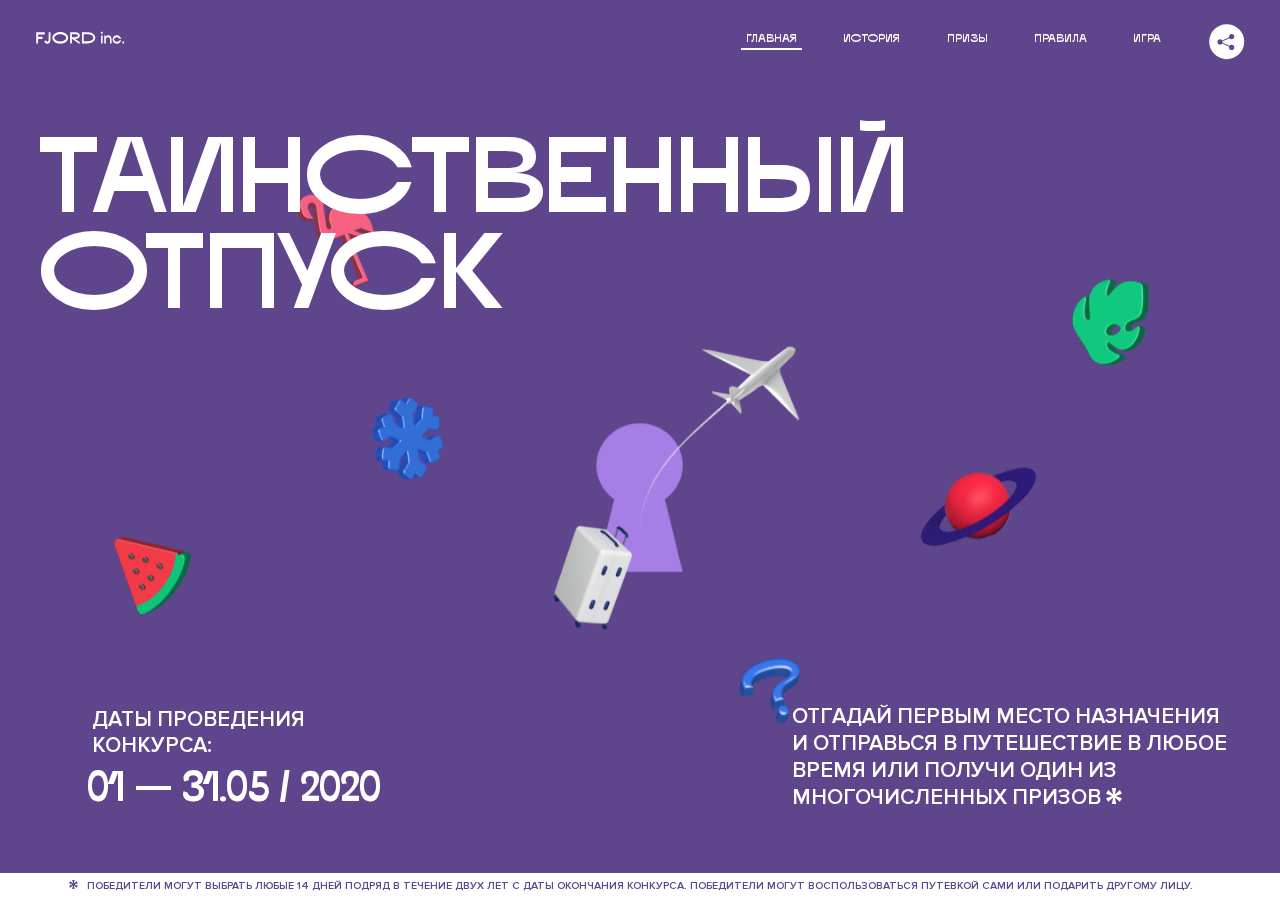
<file: 4/index.html>
<!DOCTYPE html>
<html lang="ru">
<head>
  <meta charset="UTF-8">
  <meta name="description" content="">
  <meta name="viewport" content="width=device-width, initial-scale=1.0">
  <meta http-equiv="X-UA-Compatible" content="ie=edge">
  <title>Mysterious Vacation</title>
  <link rel="stylesheet" href="css/style.min.css">
<link href="css/style.min.css" rel="stylesheet">  <base href="https://htmlacademy-animation.github.io/207753-magic-vacation-1/4/">
</head>
<body>

  <header class="page-header js-header">
    <div class="page-header__wrapper">
      <a href="#" class="page-header__logo" aria-label="Перейти на страницу FJORD.Inc">
        <svg width="100" height="15" viewBox="0 0 100 15" fill="none" xmlns="http://www.w3.org/2000/svg">
          <path d="M0.26 1.4V14H2.276V8.906H7.334V6.44H2.276V3.848H9.872V1.4H0.26ZM12.733 14.36C15.127 14.36 16.243 12.65 16.243 9.5V1.4H14.263V8.96C14.263 11.21 13.723 11.876 12.733 11.876C11.833 11.876 11.473 11.3 11.347 10.58L9.36702 10.94C9.63702 13.046 10.663 14.36 12.733 14.36ZM18.3918 7.7C18.3918 11.372 22.3878 14.36 27.3198 14.36C32.2518 14.36 36.2478 11.372 36.2478 7.7C36.2478 4.028 32.2518 1.04 27.3198 1.04C22.3878 1.04 18.3918 4.028 18.3918 7.7ZM20.6058 7.7C20.6058 5.378 23.6118 3.524 27.3198 3.524C30.9918 3.524 33.9798 5.378 33.9798 7.7C33.9798 10.004 30.9918 11.858 27.3198 11.858C23.6118 11.858 20.6058 10.004 20.6058 7.7ZM40.403 14V8.906H40.799L49.079 14.702V12.38L44.039 8.906H44.201C47.999 8.906 49.277 7.304 49.277 5.162C49.277 3.092 47.999 1.4 44.201 1.4H38.387V14H40.403ZM43.535 3.722C45.785 3.722 47.045 4.136 47.045 5.432C47.045 6.764 45.785 7.034 43.535 7.034H40.403V3.722H43.535ZM51.6936 1.382V14H57.8676C62.7456 14 66.7236 11.534 66.7236 7.7C66.7236 3.848 62.7456 1.382 57.8676 1.382H51.6936ZM53.7096 11.624V3.722H57.5436C61.5396 3.722 64.4916 5.018 64.4916 7.7C64.4916 10.238 61.5396 11.624 57.5436 11.624H53.7096ZM73.1832 14.018H74.9832V5H73.1832V14.018ZM72.9132 1.976C72.9132 2.57 73.3992 3.092 74.0832 3.092C74.7492 3.092 75.2352 2.57 75.2352 1.976C75.2352 1.382 74.7672 0.805999 74.0832 0.805999C73.3812 0.805999 72.9132 1.382 72.9132 1.976ZM76.7867 14H78.5687V9.104C78.7487 8.006 79.5947 6.962 81.0887 6.962C82.1147 6.962 83.2667 7.448 83.2667 9.554V14H85.0487V9.014C85.0487 6.152 83.2307 4.73 81.3587 4.73C79.9187 4.73 79.0727 5.558 78.5687 6.854V5H76.7867V14ZM90.9898 14.27C93.5098 14.27 95.3818 12.506 95.7238 10.328H94.0498C93.7258 11.3 92.6998 12.02 90.9898 12.02C88.8478 12.02 87.7678 10.922 87.7678 9.59C87.7678 8.24 88.8478 6.962 90.9898 6.962C92.7538 6.962 93.7978 7.844 94.0858 8.924H95.7418C95.4358 6.71 93.6178 4.73 90.9898 4.73C88.0918 4.73 86.1298 7.124 86.1298 9.59C86.1298 12.074 88.1278 14.27 90.9898 14.27ZM97.0693 12.938C97.0693 13.658 97.5553 14.144 98.2753 14.144C98.9953 14.144 99.4813 13.658 99.4813 12.938C99.4813 12.2 98.9953 11.714 98.2753 11.714C97.5553 11.714 97.0693 12.2 97.0693 12.938Z" fill="currentColor"></path>
        </svg>
      </a>
      <button class="page-header__toggler js-menu-toggler" type="button" aria-label="Управление мобильным меню"><span>Меню</span></button>
      <nav class="page-header__nav">
        <div class="page-header__menu js-menu" id="menu">
          <ul>
            <li>
              <a class="js-menu-link active" href="#top" data-href="top">главная</a>
            </li>
            <li>
              <a class="js-menu-link" href="#story" data-href="story">история</a>
            </li>
            <li>
              <a class="js-menu-link" href="#prizes" data-href="prizes">призы</a>
            </li>
            <li>
              <a class="js-menu-link" href="#rules" data-href="rules">правила</a>
            </li>
            <li>
              <a class="js-menu-link" href="#game" data-href="game">игра</a>
            </li>
          </ul>
        </div>
        <div class="page-header__social">
          <div class="social-block js-social-block">
            <button class="social-block__toggler" aria-label="Управлять блоком с социальными кнопками">
              <svg width="26" height="22" viewBox="0 0 27 22" fill="none" xmlns="http://www.w3.org/2000/svg">
                <path d="M19.6721 7.43664C21.6273 7.43664 23.213 5.85095 23.213 3.89566C23.213 1.94037 21.6273 0.354675 19.6721 0.354675C17.7168 0.354675 16.1311 1.94037 16.1311 3.89566C16.1311 4.19968 16.1728 4.49178 16.2458 4.77345L7.21751 8.95527C6.57519 8.05214 5.52303 7.46049 4.33078 7.46049C2.37549 7.46049 0.789795 9.04618 0.789795 11.0015C0.789795 12.9568 2.37549 14.5425 4.33078 14.5425C5.52303 14.5425 6.57668 13.9508 7.21751 13.0477L16.2458 17.2295C16.1743 17.5112 16.1311 17.8033 16.1311 18.1073C16.1311 20.0626 17.7168 21.6483 19.6721 21.6483C21.6273 21.6483 23.213 20.0626 23.213 18.1073C23.213 16.152 21.6273 14.5663 19.6721 14.5663C18.4798 14.5663 17.4262 15.158 16.7853 16.0611L7.75701 11.8793C7.82854 11.5976 7.87176 11.3055 7.87176 11.0015C7.87176 10.6974 7.83003 10.4053 7.75701 10.1237L16.7853 5.94186C17.4262 6.84499 18.4783 7.43664 19.6721 7.43664Z" fill="currentColor"></path>
              </svg>
            </button>
            <ul class="social-block__list">
              <li>
                <a class="social-block__link social-block__link--fb" href="#" aria-label="Мы на Facebook">
                  <svg width="8" height="17" viewBox="0 0 8 17" fill="none" xmlns="http://www.w3.org/2000/svg">
                    <path d="M4.24646 16.9899H1.09275L1.05793 8.49828H0V5.30707H1.05793V3.81124C1.05793 1.42084 2.57654 0 5.21735 0H7.41758V3.18585H5.30841C4.28262 3.18585 4.2478 3.48582 4.2478 4.24914V5.30707H7.42964L7.16716 8.49828H4.2478V16.9899H4.24646Z" fill="currentColor"></path>
                  </svg>
                </a>
              </li>
              <li>
                <a class="social-block__link social-block__link--insta" href="#" aria-label="Мы в Instagram">
                  <svg width="15" height="15" viewBox="0 0 15 15" fill="none" xmlns="http://www.w3.org/2000/svg">
                    <path d="M11.0197 0H4.19806C2.14246 0 0.471191 1.66993 0.471191 3.72285V10.5499C0.471191 12.6082 2.14112 14.2727 4.19806 14.2727H11.0197C13.0753 14.2727 14.7466 12.6082 14.7466 10.5499V3.72285C14.7466 1.67127 13.0753 0 11.0197 0ZM11.0197 12.4849H4.19806C3.13076 12.4849 2.26432 11.6158 2.26432 10.5512V3.72419C2.26432 2.65956 3.13076 1.79715 4.19806 1.79715H11.0197C12.087 1.79715 12.9535 2.6609 12.9535 3.72419V10.5512C12.9535 11.6145 12.087 12.4849 11.0197 12.4849Z" fill="currentColor"></path>
                    <path d="M7.60887 3.11084C5.38989 3.11084 3.58203 4.9187 3.58203 7.14036C3.58203 9.35532 5.38989 11.1645 7.60887 11.1645C9.83053 11.1645 11.6357 9.35666 11.6357 7.14036C11.6357 4.9187 9.83053 3.11084 7.60887 3.11084ZM7.60887 9.36871C6.37551 9.36871 5.37784 8.37372 5.37784 7.14036C5.37784 5.90699 6.37551 4.90665 7.60887 4.90665C8.83822 4.90665 9.84259 5.90833 9.84259 7.14036C9.84392 8.37238 8.83822 9.36871 7.60887 9.36871Z" fill="currentColor"></path>
                    <path d="M11.3573 2.35962C10.8256 2.35962 10.3931 2.79752 10.3931 3.32381C10.3931 3.85546 10.8256 4.29336 11.3573 4.29336C11.8862 4.29336 12.3215 3.85546 12.3215 3.32381C12.3215 2.79752 11.8862 2.35962 11.3573 2.35962Z" fill="currentColor"></path>
                  </svg>
                </a>
              </li>
              <li>
                <a class="social-block__link social-block__link--vk" href="#" aria-label="Мы ВКонтакте">
                  <svg width="17" height="10" viewBox="0 0 17 10" fill="none" xmlns="http://www.w3.org/2000/svg">
                    <path d="M14.1234 4.9002C14.1234 4.9002 16.3623 1.72708 16.5866 0.680242C16.6595 0.312285 16.4947 0.103188 16.1069 0.103188C16.1069 0.103188 14.8193 0.103188 14.168 0.103188C13.7235 0.103188 13.5587 0.293278 13.4235 0.579768C13.4235 0.579768 12.3724 2.82553 11.0969 4.24712C10.6861 4.70333 10.4781 4.84318 10.2511 4.84318C10.0646 4.84318 9.98625 4.6911 9.98625 4.27834V0.649016C9.98625 0.147997 9.92545 0.00135496 9.5066 0.00135496H6.39628C6.15578 0.00135496 6.0085 0.134417 6.0085 0.324506C6.0085 0.801084 6.73406 0.908351 6.73406 2.20231V4.87305C6.73406 5.40529 6.70569 5.61575 6.45303 5.61575C5.78016 5.61575 4.19528 3.30618 3.30623 0.678887C3.12923 0.145282 2.93737 0 2.43475 0H0.486409C0.205373 0 0 0.190085 0 0.476576C0 0.991172 0.60666 3.40801 2.99277 6.64358C4.59927 8.8201 6.70569 10 8.60269 10C9.76196 10 10.0416 9.80312 10.0416 9.31432V7.63883C10.0416 7.22607 10.2065 7.04956 10.4429 7.04956C10.7078 7.04956 11.1847 7.13238 12.2805 8.22268C13.5843 9.47862 13.6762 10 14.3896 10H16.5676C16.7919 10 17 9.89273 17 9.52342C17 9.02919 16.3623 8.15343 15.384 7.10659C14.9801 6.56755 14.3302 5.98914 14.1248 5.72301C13.8275 5.40801 13.9154 5.23014 14.1234 4.9002Z" fill="currentColor"></path>
                  </svg>
                </a>
              </li>
            </ul>
          </div>
        </div>
      </nav>
    </div>
  </header>

  <main class="page-content">

    <section class="animation-screen"></section>

    <section class="screen screen--hidden screen--intro js-scrollspy" id="top">
      <div class="screen__wrapper">
        <div class="intro">
          <h1 class="intro__title">Таинственный отпуск</h1>
          <div class="intro__content">
            <div class="intro__info">
              <p class="intro__label">Даты проведения конкурса:</p>
              <p class="intro__date">01 — 31.05 / 2020</p>
            </div>
            <div class="intro__message">
              <p>
                Отгадай первым место назначения и&nbsp;отправься в&nbsp;путешествие в&nbsp;любое время или получи один из многочисленных призов
                <svg width="16" height="16" viewBox="0 0 10 10" fill="none" xmlns="http://www.w3.org/2000/svg">
                  <path d="M0 6.35337L3.90271 4.99012L0 3.64663L1.34615 1.32374L4.44287 4.01073L3.67364 0H6.34615L5.57692 4.01073L8.65385 1.32374L10 3.64663L6.13405 4.99012L10 6.35337L8.65385 8.65651L5.57692 5.98927L6.34615 10H3.67364L4.44287 5.96952L1.34615 8.65651L0 6.35337Z" fill="currentColor"></path>
                </svg>
              </p>
            </div>
          </div>
        </div>
      </div>
      <div class="screen__footer js-footer">
        <button class="screen__footer-enlarge js-footer-toggler" type="button" aria-label="Показать сообщение">
          <svg width="10" height="10" viewBox="0 0 10 10" fill="none" xmlns="http://www.w3.org/2000/svg">
            <path d="M0 6.35337L3.90271 4.99012L0 3.64663L1.34615 1.32374L4.44287 4.01073L3.67364 0H6.34615L5.57692 4.01073L8.65385 1.32374L10 3.64663L6.13405 4.99012L10 6.35337L8.65385 8.65651L5.57692 5.98927L6.34615 10H3.67364L4.44287 5.96952L1.34615 8.65651L0 6.35337Z" fill="currentColor"></path>
          </svg>
        </button>
        <button class="screen__footer-collapse js-footer-toggler" type="button" aria-label="Скрыть сообщение">
          <svg width="13" height="13" viewBox="0 0 13 13" fill="none" xmlns="http://www.w3.org/2000/svg">
            <line x1="12.3536" y1="0.353553" x2="0.738349" y2="11.9688" stroke="currentColor"></line>
            <line x1="0.738319" y1="0.539925" x2="12.3535" y2="12.1551" stroke="currentColor"></line>
          </svg>
        </button>
        <div class="screen__footer-wrapper">
          <div class="screen__footer-announce">
            <p class="screen__footer-label">Даты проведения конкурса:</p>
            <p class="screen__footer-date">01 — 31.05 / 2020</p>
          </div>
          <div class="screen__footer-note">
            <p>
              <svg width="10" height="10" viewBox="0 0 10 10" fill="none" xmlns="http://www.w3.org/2000/svg">
                <path d="M0 6.35337L3.90271 4.99012L0 3.64663L1.34615 1.32374L4.44287 4.01073L3.67364 0H6.34615L5.57692 4.01073L8.65385 1.32374L10 3.64663L6.13405 4.99012L10 6.35337L8.65385 8.65651L5.57692 5.98927L6.34615 10H3.67364L4.44287 5.96952L1.34615 8.65651L0 6.35337Z" fill="currentColor"></path>
              </svg>
              <span>Победители могут выбрать любые 14 дней подряд в&nbsp;течение двух лет с&nbsp;даты окончания конкурса. Победители могут воспользоваться путевкой сами или подарить другому лицу.</span>
            </p>
          </div>
        </div>
      </div>
    </section>

    <section class="screen screen--hidden screen--story js-scrollspy" id="story">

      <div class="slider swiper-container js-slider">

        <div class="swiper-wrapper">

          <div class="slider__item swiper-slide">
            <h2 class="slider__item-title">История</h2>
            <p class="slider__item-text">Джеймс Таргет был основателем компании &laquo;Fjord Inc.&raquo;. С&nbsp;1965 года &laquo;Fjord Inc.&raquo; прославилась надёжными и&nbsp;удобными чемоданами и&nbsp;аксессуарами для туристов.</p>
          </div>

          <div class="slider__item swiper-slide">
            <p class="slider__item-text">Когда Джеймсу было 7&nbsp;лет, в&nbsp;их&nbsp;доме гостил дядюшка и&nbsp;развлекал детей рассказами о&nbsp;своей поездке в&nbsp;место, показавшееся малышу Таргету невероятным. Тогда Джеймс решил, что однажды посетит его, но&nbsp;не&nbsp;будет рассказывать о&nbsp;мечте, пока не&nbsp;осуществит.</p>
          </div>

          <div class="slider__item swiper-slide">
            <p class="slider__item-text">Джеймс Таргет стал увлеченным путешественником. Он&nbsp;посетил 5&nbsp;континентов, 126&nbsp;стран.</p>
          </div>

          <div class="slider__item swiper-slide">
            <p class="slider__item-text">Он&nbsp;сплавлялся по&nbsp;Амазонке и&nbsp;погружался в&nbsp;пещеры Франции, медитировал в&nbsp;горах Тибета и&nbsp;пожимал руку вождя племени Акугауа.</p>
          </div>

          <div class="slider__item swiper-slide">
            <p class="slider__item-text">Из&nbsp;своих поездок Джеймс Таргет привозил идеи, как сделать свои чемоданы &laquo;Fjord Inc.&raquo; удобными и&nbsp;приспособленными к&nbsp;разным дорожным условиям.</p>
          </div>

          <div class="slider__item swiper-slide">
            <p class="slider__item-text">Всё это время Джеймс не&nbsp;оставлял идею поездки своей мечты. Однако, как только он&nbsp;брался за&nbsp;планирование, возникали препятствия, не&nbsp;позволяющие отправиться туда.</p>
          </div>

          <div class="slider__item swiper-slide">
            <p class="slider__item-text">В&nbsp;возрасте 67&nbsp;лет Джеймс Таргет попал под лавину и&nbsp;погиб. В&nbsp;своём завещании он&nbsp;поручил отправить в&nbsp;заветное путешествие трёх смельчаков, единых с&nbsp;ним духом.</p>
          </div>

          <div class="slider__item swiper-slide">
            <p class="slider__item-text">Тех, кто сможет узнать таинственное место, задавая вопросы специально обученному ИИ&nbsp;&laquo;Соне&raquo;, ждет фантастическое путешествие.</p>
          </div>
        </div>
        <div class="slider__controls">
          <button class="slider__control slider__control--prev js-control-prev" type="button" aria-label="Показать предыдущую историю">
            <svg width="12" height="22" viewBox="0 0 12 22" fill="none" xmlns="http://www.w3.org/2000/svg">
              <path d="M11 1L1 11L11 21" stroke="currentColor" stroke-width="2" stroke-linejoin="round"></path>
            </svg>
          </button>
          <button class="slider__control slider__control--next js-control-next" type="button" aria-label="Показать следующую историю">
            <svg width="12" height="22" viewBox="0 0 12 22" fill="none" xmlns="http://www.w3.org/2000/svg">
              <path d="M1 1L11 11L1 21" stroke="currentColor" stroke-width="2" stroke-linejoin="round"></path>
            </svg>
          </button>
        </div>
        <div class="slider__pagination swiper-pagination"></div>
      </div>
    </section>

    <section class="screen screen--hidden screen--prizes js-scrollspy" id="prizes">
      <div class="screen__wrapper">
        <div class="prizes">
          <h2 class="prizes__title">ПРизы</h2>
          <div class="prizes__lead">
            <p>Найди ответ и&nbsp;получи один из&nbsp;призов:</p>
          </div>
          <ul class="prizes__list">
            <li class="prizes__item prizes__item--journeys">
              <div class="prizes__icon">
                <picture>
                  <source srcset="img/prize1-mob.svg" media="(orientation: portrait)">
                  <img src="img/prize1.svg" alt="">
                </picture>
              </div>
              <p class="prizes__desc">
                <b>3</b>
                <span>загадочных путешествия</span>
              </p>
            </li>
            <li class="prizes__item prizes__item--cases">
              <div class="prizes__icon">
                <picture>
                  <source srcset="img/prize2-mob.svg" media="(orientation: portrait)">
                  <img src="img/prize2.svg" alt="">
                </picture>
              </div>
              <p class="prizes__desc">
                <b>7</b>
                <span>надежных чемоданов</span>
              </p>
            </li>
            <li class="prizes__item prizes__item--codes">
              <div class="prizes__icon">
                <picture>
                  <source srcset="img/prize3-mob.svg" media="(orientation: portrait)">
                  <img src="img/prize3.svg" alt="">
                </picture>
              </div>
              <p class="prizes__desc">
                <b>900</b>
                <span>
                  промокодов на&nbsp;скидку 15%
                  <svg width="10" height="10" viewBox="0 0 10 10" fill="none" xmlns="http://www.w3.org/2000/svg">
                    <path d="M0 6.35337L3.90271 4.99012L0 3.64663L1.34615 1.32374L4.44287 4.01073L3.67364 0H6.34615L5.57692 4.01073L8.65385 1.32374L10 3.64663L6.13405 4.99012L10 6.35337L8.65385 8.65651L5.57692 5.98927L6.34615 10H3.67364L4.44287 5.96952L1.34615 8.65651L0 6.35337Z" fill="currentColor"></path>
                  </svg>
                </span>
              </p>
            </li>
          </ul>
        </div>
      </div>
      <div class="screen__footer js-footer">
        <button class="screen__footer-enlarge js-footer-toggler" type="button" aria-label="Показать сообщение">
          <svg width="10" height="10" viewBox="0 0 10 10" fill="none" xmlns="http://www.w3.org/2000/svg">
            <path d="M0 6.35337L3.90271 4.99012L0 3.64663L1.34615 1.32374L4.44287 4.01073L3.67364 0H6.34615L5.57692 4.01073L8.65385 1.32374L10 3.64663L6.13405 4.99012L10 6.35337L8.65385 8.65651L5.57692 5.98927L6.34615 10H3.67364L4.44287 5.96952L1.34615 8.65651L0 6.35337Z" fill="currentColor"></path>
          </svg>
        </button>
        <button class="screen__footer-collapse js-footer-toggler" type="button" aria-label="Скрыть сообщение">
          <svg width="13" height="13" viewBox="0 0 13 13" fill="none" xmlns="http://www.w3.org/2000/svg">
            <line x1="12.3536" y1="0.353553" x2="0.738349" y2="11.9688" stroke="currentColor"></line>
            <line x1="0.738319" y1="0.539925" x2="12.3535" y2="12.1551" stroke="currentColor"></line>
          </svg>
        </button>
        <div class="screen__footer-wrapper">
          <div class="screen__footer-announce">
            <p class="screen__footer-label">Даты проведения конкурса:</p>
            <p class="screen__footer-date">01 — 31.05 / 2020</p>
          </div>
          <div class="screen__footer-note">
            <p>
              <svg width="10" height="10" viewBox="0 0 10 10" fill="none" xmlns="http://www.w3.org/2000/svg">
                <path d="M0 6.35337L3.90271 4.99012L0 3.64663L1.34615 1.32374L4.44287 4.01073L3.67364 0H6.34615L5.57692 4.01073L8.65385 1.32374L10 3.64663L6.13405 4.99012L10 6.35337L8.65385 8.65651L5.57692 5.98927L6.34615 10H3.67364L4.44287 5.96952L1.34615 8.65651L0 6.35337Z" fill="currentColor"></path>
              </svg>
              <span>Скидка&nbsp;15% на&nbsp;единоразовое приобретение путёвки с&nbsp;1&nbsp;июня 2020 по&nbsp;31&nbsp;мая 2022&nbsp;года. Суммируется с&nbsp;другими акциями</span>
            </p>
          </div>
        </div>
      </div>
    </section>

    <section class="screen screen--hidden screen--rules js-scrollspy" id="rules">
      <div class="screen__wrapper">
        <div class="rules">
          <h2 class="rules__title">Правила</h2>
          <div class="rules__lead">
            <p>Для того чтобы получить наследство Джеймса Таргета, тебе нужно выведать у&nbsp;&laquo;Сони&raquo;, куда предстоит отправиться тебе в&nbsp;случае победы</p>
          </div>
          <ol class="rules__list">
            <li class="rules__item">
              <p>Тебе отводится <br>5&nbsp;минут</p>
            </li>
            <li class="rules__item">
              <p>Задавай любые вопросы в&nbsp;текстовом поле</p>
            </li>
            <li class="rules__item">
              <p>Нажимай кнопку &laquo;Узнать&raquo;, чтобы получить ответ</p>
            </li>
            <li class="rules__item">
              <p>&laquo;Соня&raquo; может отвечать только&nbsp;Да или Нет</p>
            </li>
          </ol>
          <a href="#game" class="rules__link btn">Погнали!</a>
        </div>
      </div>
      <div class="screen__disclaimer">
        <div class="disclaimer">
          <ul>
            <li>
              <a href="#">Правовая информация</a>
            </li>
            <li>
              <a href="#">Подробные правила</a>
            </li>
          </ul>
        </div>
      </div>
    </section>

    <section class="screen screen--hidden screen--game js-scrollspy" id="game">
      <div class="screen__wrapper">
        <div class="game">
          <div class="game__header">
            <h2 class="game__title">Игра</h2>
            <div class="game__counter">
              <span>05</span>:<span>00</span>
            </div>
          </div>
          <div class="game__body">
            <div class="chat">
              <div class="chat__body js-chat">
                <ul class="chat__list" id="messages"></ul>
              </div>
              <div class="chat__footer">
                <form action="#" method="post" class="form" id="message-form">
                  <label for="message-field" class="visually-hidden">Поле для ввода вопроса</label>
                  <input type="text" class="form__field" id="message-field">
                  <button class="form__button btn">
                    Узнать
                    <svg width="18" height="19" viewBox="0 0 18 19" fill="none" xmlns="http://www.w3.org/2000/svg">
                      <path stroke="currentColor" stroke-width="2" d="M9 19V1"></path>
                      <path d="M1 9l8-8 8 8" stroke="currentColor" stroke-width="2" stroke-linejoin="round"></path>
                    </svg>
                  </button>
                </form>
              </div>
            </div>
          </div>
          <!-- временные кнопки для показа результата -->
          <div class="game__buttons">
            <button class="game__button btn js-show-result" type="button" data-target="result">Положительный результат</button>
            <button class="game__button btn js-show-result" type="button" data-target="result2">Положительный результат - 2</button>
            <button class="game__button btn js-show-result" type="button" data-target="result3">Отрицательный результат</button>
          </div>
        </div>
      </div>
    </section>

    <section class="screen screen--hidden screen--result" id="result">
      <div class="screen__wrapper">
        <div class="result result--trip">
          <div class="result__image">
            <picture>
              <source srcset="img/result1-mob.png 1x, img/result1-mob@2x.png 2x" media="(max-width: 768px) and (orientation: portrait)">
              <img src="img/result1.png" srcset="img/result1@2x.png 2x" alt="">
            </picture>
          </div>
          <h2 class="result__title">
            <span class="visually-hidden">ПОбеда!</span>
            <svg xmlns="http://www.w3.org/2000/svg" viewBox="0 0 568.85 109.24">
              <path d="M16,24.44V92H2.6V8H75V92H61.52V24.44H16Z" transform="translate(-2.1 -1.5)" fill="none" stroke="currentColor"></path>
              <path d="M148.76,5.6c32.88,0,59.52,19.92,59.52,44.4s-26.64,44.4-59.52,44.4S89.24,74.48,89.24,50,115.88,5.6,148.76,5.6Zm0,72.12c24.48,0,44.4-12.36,44.4-27.72s-19.92-27.84-44.4-27.84C124,22.16,104,34.52,104,50S124,77.72,148.76,77.72Z" transform="translate(-2.1 -1.5)" fill="none" stroke="currentColor"></path>
              <path d="M287.36,8V24.44H236v14.4h25.32c25.44,0,34,11.16,34,26.52,0,15.6-8.52,26.64-34,26.64H222.56V8h64.8ZM256.88,76.52c15.12,0,23.52-2,23.52-11.52S272,54.44,256.88,54.44H236V76.52h20.88Z" transform="translate(-2.1 -1.5)" fill="none" stroke="currentColor"></path>
              <path d="M371.47,8V24.44H320.84V41.6h33.6V58h-33.6V75.56h50.64V92H307.4V8h64.08Z" transform="translate(-2.1 -1.5)" fill="none" stroke="currentColor"></path>
              <path d="M382.39,110.24V75.56h7.44c4.56-4.68,7.8-18.36,8.76-56L399,8h48.6V75.56h10v34.68H442.87V92H397v18.24H382.39Zm51.72-34.68V24.44H411.55v3.12c-0.48,22.44-3.24,37.68-7.2,48h29.76Z" transform="translate(-2.1 -1.5)" fill="none" stroke="currentColor"></path>
              <path d="M463.75,92l28-84h27.12l28.08,84H533.47l-7.8-23.52h-37.8L480.07,92H463.75Zm56.64-40L507,11.84,493.51,52h26.88Z" transform="translate(-2.1 -1.5)" fill="none" stroke="currentColor"></path>
              <path d="M554.12,70.4L555.55,2H569l1.44,68.4H554.12Zm8.28,6.36c4.8,0,8,3.24,8,8.16a8,8,0,1,1-16.08,0C554.35,80,557.59,76.76,562.39,76.76Z" transform="translate(-2.1 -1.5)" fill="none" stroke="currentColor"></path>
            </svg>
          </h2>
          <div class="result__text">
            <p>ты&nbsp;отправляешься в&nbsp;Арктику!</p>
          </div>
          <div class="result__form">
            <form action="#" method="post" class="form form--result">
              <label for="email-field" class="form__label">зарегистрируй результат</label>
              <input type="email" class="form__field" id="email-field" placeholder="e-mail для регистации результата и получения приза" required="">
              <button class="form__button btn">
                отправить
                <svg width="18" height="19" viewBox="0 0 18 19" fill="none" xmlns="http://www.w3.org/2000/svg">
                  <path stroke="currentColor" stroke-width="2" d="M9 19V1"></path>
                  <path d="M1 9l8-8 8 8" stroke="currentColor" stroke-width="2" stroke-linejoin="round"></path>
                </svg>
              </button>
            </form>
          </div>
        </div>
      </div>
    </section>

    <section class="screen screen--hidden screen--result" id="result2">
      <div class="screen__wrapper">
        <div class="result result--prize">
          <div class="result__image">
            <picture>
              <source srcset="img/result2-mob.png 1x, img/result2-mob@2x.png 2x" media="(max-width: 768px) and (orientation: portrait)">
              <img src="img/result2.png" srcset="img/result2@2x.png 2x" alt="">
            </picture>
          </div>
          <h2 class="result__title">
            <span class="visually-hidden">ПОбеда!</span>
            <svg xmlns="http://www.w3.org/2000/svg" viewBox="0 0 568.85 109.24">
              <path d="M16,24.44V92H2.6V8H75V92H61.52V24.44H16Z" transform="translate(-2.1 -1.5)" fill="none" stroke="currentColor"></path>
              <path d="M148.76,5.6c32.88,0,59.52,19.92,59.52,44.4s-26.64,44.4-59.52,44.4S89.24,74.48,89.24,50,115.88,5.6,148.76,5.6Zm0,72.12c24.48,0,44.4-12.36,44.4-27.72s-19.92-27.84-44.4-27.84C124,22.16,104,34.52,104,50S124,77.72,148.76,77.72Z" transform="translate(-2.1 -1.5)" fill="none" stroke="currentColor"></path>
              <path d="M287.36,8V24.44H236v14.4h25.32c25.44,0,34,11.16,34,26.52,0,15.6-8.52,26.64-34,26.64H222.56V8h64.8ZM256.88,76.52c15.12,0,23.52-2,23.52-11.52S272,54.44,256.88,54.44H236V76.52h20.88Z" transform="translate(-2.1 -1.5)" fill="none" stroke="currentColor"></path>
              <path d="M371.47,8V24.44H320.84V41.6h33.6V58h-33.6V75.56h50.64V92H307.4V8h64.08Z" transform="translate(-2.1 -1.5)" fill="none" stroke="currentColor"></path>
              <path d="M382.39,110.24V75.56h7.44c4.56-4.68,7.8-18.36,8.76-56L399,8h48.6V75.56h10v34.68H442.87V92H397v18.24H382.39Zm51.72-34.68V24.44H411.55v3.12c-0.48,22.44-3.24,37.68-7.2,48h29.76Z" transform="translate(-2.1 -1.5)" fill="none" stroke="currentColor"></path>
              <path d="M463.75,92l28-84h27.12l28.08,84H533.47l-7.8-23.52h-37.8L480.07,92H463.75Zm56.64-40L507,11.84,493.51,52h26.88Z" transform="translate(-2.1 -1.5)" fill="none" stroke="currentColor"></path>
              <path d="M554.12,70.4L555.55,2H569l1.44,68.4H554.12Zm8.28,6.36c4.8,0,8,3.24,8,8.16a8,8,0,1,1-16.08,0C554.35,80,557.59,76.76,562.39,76.76Z" transform="translate(-2.1 -1.5)" fill="none" stroke="currentColor"></path>
            </svg>
          </h2>
          <div class="result__text">
            <p>чемодан &laquo;Fjord&nbsp;Inc.&raquo;&nbsp;твой</p>
          </div>
          <div class="result__form">
            <form action="#" method="post" class="form form--result">
              <label for="email-field2" class="form__label">зарегистрируй результат</label>
              <input type="email" class="form__field" id="email-field2" placeholder="e-mail для регистации результата и получения приза" required="">
              <button class="form__button btn">
                отправить
                <svg width="18" height="19" viewBox="0 0 18 19" fill="none" xmlns="http://www.w3.org/2000/svg">
                  <path stroke="currentColor" stroke-width="2" d="M9 19V1"></path>
                  <path d="M1 9l8-8 8 8" stroke="currentColor" stroke-width="2" stroke-linejoin="round"></path>
                </svg>
              </button>
            </form>
          </div>
        </div>
      </div>
    </section>

    <section class="screen screen--hidden screen--result" id="result3">
      <div class="screen__wrapper">
        <div class="result result--negative">
          <div class="result__image">
            <picture>
              <source srcset="img/result3-mob.png 1x, img/result3-mob@2x.png 2x" media="(max-width: 768px) and (orientation: portrait)">
              <img src="img/result3.png" srcset="img/result3@2x.png 2x" alt="">
            </picture>
          </div>
          <h2 class="result__title">
            <span class="visually-hidden">Не угадал!</span>
            <svg xmlns="http://www.w3.org/2000/svg" viewBox="0 0 660.77 109.24">
              <path d="M2.66,92V8H16.1V42.2H53.3V8H66.74V92H53.3V58.64H16.1V92H2.66Z" transform="translate(-2.16 -1.5)" fill="none" stroke="currentColor"></path>
              <path d="M147.62,8V24.44H97V41.6h33.6V58H97V75.56h50.64V92H83.54V8h64.08Z" transform="translate(-2.16 -1.5)" fill="none" stroke="currentColor"></path>
              <path d="M199.22,8l20.52,42.36L235.34,8h16.44l-31,84H204.38l9.48-25.92L185.78,8h13.44Z" transform="translate(-2.16 -1.5)" fill="none" stroke="currentColor"></path>
              <path d="M273.74,24.44V92H260.3V8h50.16V24.44H273.74Z" transform="translate(-2.16 -1.5)" fill="none" stroke="currentColor"></path>
              <path d="M307.1,92l28-84h27.12l28.08,84H376.82L369,68.48h-37.8L323.42,92H307.1Zm56.64-40L350.3,11.84,336.86,52h26.88Z" transform="translate(-2.16 -1.5)" fill="none" stroke="currentColor"></path>
              <path d="M396.38,110.24V75.56h7.44c4.56-4.68,7.8-18.36,8.76-56L412.94,8h48.6V75.56h10v34.68H456.86V92H411v18.24H396.38ZM448.1,75.56V24.44H425.54v3.12c-0.48,22.44-3.24,37.68-7.2,48H448.1Z" transform="translate(-2.16 -1.5)" fill="none" stroke="currentColor"></path>
              <path d="M477.74,92l28-84h27.12L560.9,92H547.46l-7.8-23.52h-37.8L494.06,92H477.74Zm56.64-40-13.44-40.2L507.5,52h26.88Z" transform="translate(-2.16 -1.5)" fill="none" stroke="currentColor"></path>
              <path d="M568.7,76.88a13.77,13.77,0,0,0,5,1c6.6,0,10.44-6.24,12-58.32L586.22,8h46.2V92H619V24.44H598.82l-0.12,3.12C597.14,81,589,94.4,573.74,94.4a28.55,28.55,0,0,1-6.72-.84Z" transform="translate(-2.16 -1.5)" fill="none" stroke="currentColor"></path>
              <path d="M646.1,70.4L647.54,2H661l1.44,68.4H646.1Zm8.28,6.36c4.8,0,8,3.24,8,8.16a8,8,0,0,1-16.08,0C646.34,80,649.58,76.76,654.38,76.76Z" transform="translate(-2.16 -1.5)" fill="none" stroke="currentColor"></path>
            </svg>
          </h2>
          <button class="result__button js-play" type="button">
            не сдавайся!
            <span>
              <svg width="27" height="22" viewBox="0 0 27 22" fill="none" xmlns="http://www.w3.org/2000/svg">
                <path d="M10.6899 1.47998C5.42992 1.47998 1.16992 5.73998 1.16992 11C1.16992 16.26 5.42992 20.52 10.6899 20.52C15.9499 20.52 20.2099 16.26 20.2099 11V7.13998" stroke="currentColor" stroke-width="2" stroke-miterlimit="10"></path>
                <path d="M15.1099 12.5099L20.1499 7.13989L25.3099 12.6299" stroke="currentColor" stroke-width="2" stroke-miterlimit="10" stroke-linejoin="round"></path>
              </svg>
            </span>
          </button>
        </div>
      </div>
    </section>

    <section class="back-screen"></section>

  </main>

<script src="js/script.js"></script></body>
</html>
</file>
